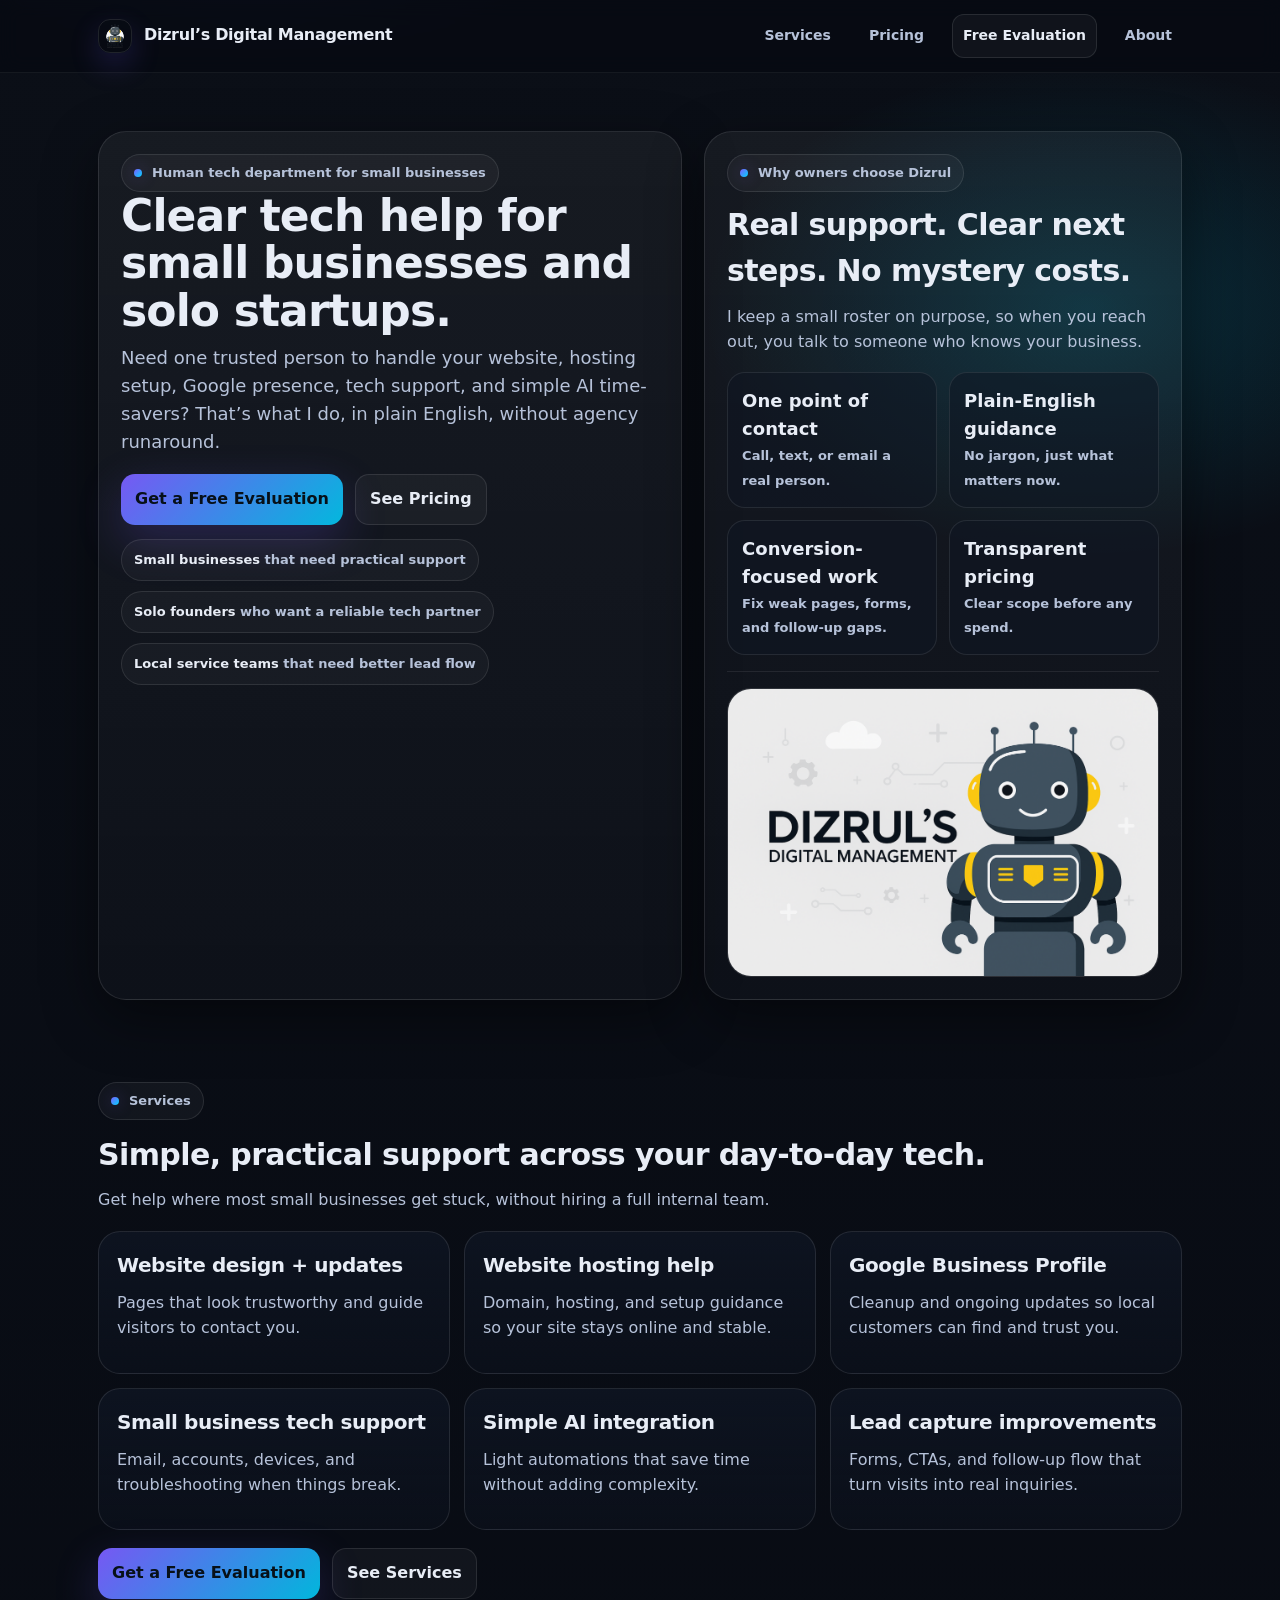
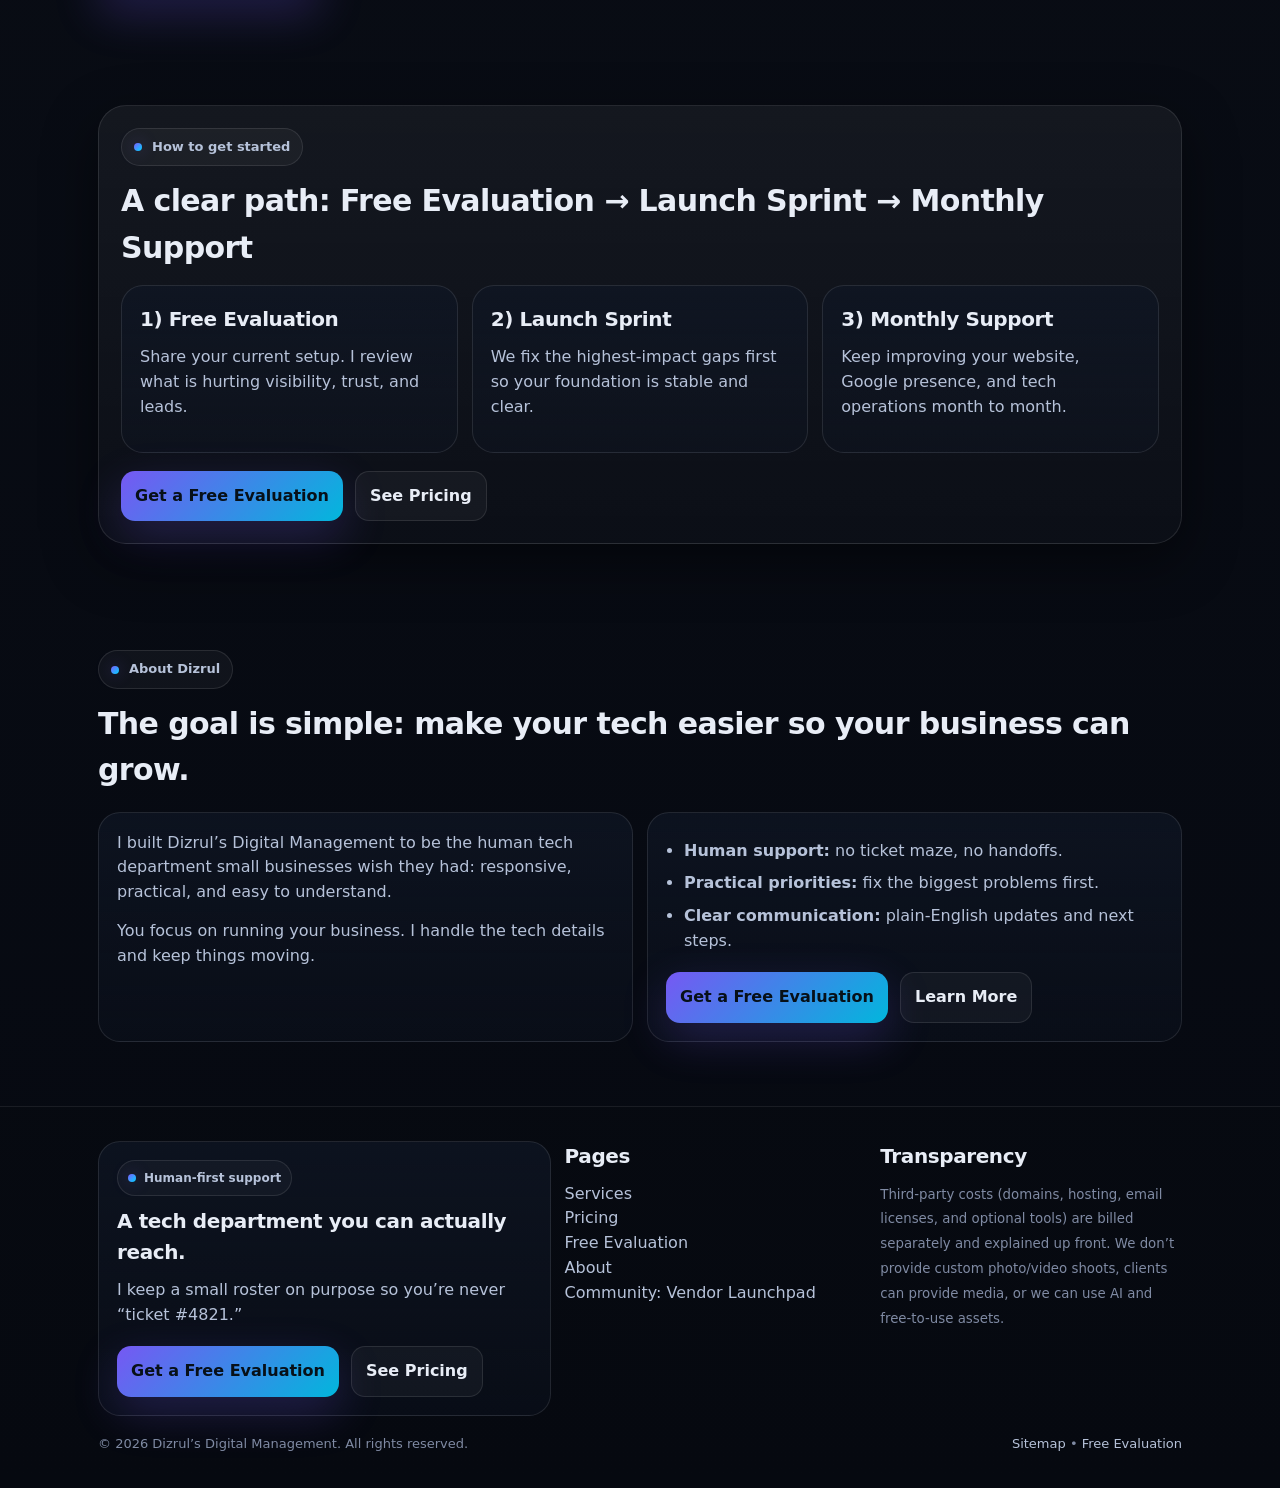
<file: index.html>
<!doctype html>
<html lang="en">
<head>
 <meta charset="utf-8" />
 <meta name="viewport" content="width=device-width, initial-scale=1" />
 <title>Dizrul’s Digital Management | Human Tech Department for Small Businesses</title>
 <meta name="description" content="Human tech department support for small businesses and solo startups. Website design, hosting help, Google Business Profile management, tech support, and simple AI integration." />
 <meta name="robots" content="index,follow" />
 <link rel="canonical" href="https://dizrul.com/index.html" />
 <link rel="icon" href="assets/favicon.png" type="image/png" />
 <link rel="stylesheet" href="assets/styles.css" />
 <meta property="og:type" content="website" />
 <meta property="og:site_name" content="Dizrul’s Digital Management" />
 <meta property="og:title" content="Dizrul’s Digital Management | Human Tech Department for Small Businesses" />
 <meta property="og:description" content="Human tech department support for small businesses and solo startups. Website design, hosting help, Google Business Profile management, tech support, and simple AI integration." />
 <meta property="og:url" content="https://dizrul.com/index.html" />
 <meta property="og:image" content="https://dizrul.com/assets/og-image.png" />
 <meta name="twitter:card" content="summary_large_image" />
 <meta name="twitter:title" content="Dizrul’s Digital Management | Human Tech Department for Small Businesses" />
 <meta name="twitter:description" content="Human tech department support for small businesses and solo startups. Website design, hosting help, Google Business Profile management, tech support, and simple AI integration." />
 <meta name="twitter:image" content="https://dizrul.com/assets/og-image.png" />
 <script type="application/ld+json">
{
 "@context": "https://schema.org", "@type": "Organization", "name": "Dizrul\u2019s Digital Management", "url": "https://dizrul.com", "logo": "https://dizrul.com/assets/logo.png", "description": "Premium-but-fair tech department support for small businesses: email, devices, websites, Google Business Profile, getting inquiries, and simple time-savers."
}
</script>
</head>
<body>
 <header class="header">
 <div class="container">
 <div class="bar">
 <a class="brand" href="index.html" aria-label="Home">
 <span class="brandMark" aria-hidden="true"><img src="assets/logo.png" alt="" /></span>
 <span>Dizrul’s Digital Management</span>
 </a>
 <button class="menuBtn" data-menu-btn aria-label="Toggle menu">Menu</button>
 <nav class="nav" data-nav>
 <a href="services.html">Services</a>
 <a href="pricing.html">Pricing</a>
 <a href="evaluation.html" class="cta ghost">Free Evaluation</a>
 <a href="about.html">About</a>
 </nav>
 </div>
 </div>
 </header>

 <main>
 <section class="hero">
 <div class="container">
 <div class="heroGrid">
 <div class="card pad headline">
 <span class="kicker"><span class="dot"></span> Human tech department for small businesses</span>
 <h1>Clear tech help for small businesses and solo startups.</h1>
 <p>
 Need one trusted person to handle your website, hosting setup, Google presence, tech support, and simple AI time-savers?
 That’s what I do, in plain English, without agency runaround.
 </p>
 <div class="ctaRow">
 <a class="cta primary" href="evaluation.html">Get a Free Evaluation</a>
 <a class="cta ghost" href="pricing.html">See Pricing</a>
 </div>

 <div class="pills" aria-label="Who we help">
 <div class="pill"><strong>Small businesses</strong> that need practical support</div>
 <div class="pill"><strong>Solo founders</strong> who want a reliable tech partner</div>
 <div class="pill"><strong>Local service teams</strong> that need better lead flow</div>
 </div>
 </div>

 <div class="card pad">
 <span class="kicker"><span class="dot"></span> Why owners choose Dizrul</span>
 <h2 style="margin-top:10px">Real support. Clear next steps. No mystery costs.</h2>
 <p>I keep a small roster on purpose, so when you reach out, you talk to someone who knows your business.</p>

 <div class="statGrid">
 <div class="stat"><b>One point of contact</b><span>Call, text, or email a real person.</span></div>
 <div class="stat"><b>Plain-English guidance</b><span>No jargon, just what matters now.</span></div>
 <div class="stat"><b>Conversion-focused work</b><span>Fix weak pages, forms, and follow-up gaps.</span></div>
 <div class="stat"><b>Transparent pricing</b><span>Clear scope before any spend.</span></div>
 </div>

 <div class="hr"></div>

 <div class="heroArt">
 <img src="assets/og-image.png" alt="Dizrul’s Digital Management brand banner featuring a friendly robot mascot." />
 </div>
 </div>
 </div>
 </div>
 </section>

 <section class="section">
 <div class="container">
 <span class="kicker"><span class="dot"></span> Services</span>
 <h2 style="margin-top:12px">Simple, practical support across your day-to-day tech.</h2>
 <p>Get help where most small businesses get stuck, without hiring a full internal team.</p>

 <div class="grid3" style="margin-top:18px">
 <div class="feature"><h3>Website design + updates</h3><p>Pages that look trustworthy and guide visitors to contact you.</p></div>
 <div class="feature"><h3>Website hosting help</h3><p>Domain, hosting, and setup guidance so your site stays online and stable.</p></div>
 <div class="feature"><h3>Google Business Profile</h3><p>Cleanup and ongoing updates so local customers can find and trust you.</p></div>
 <div class="feature"><h3>Small business tech support</h3><p>Email, accounts, devices, and troubleshooting when things break.</p></div>
 <div class="feature"><h3>Simple AI integration</h3><p>Light automations that save time without adding complexity.</p></div>
 <div class="feature"><h3>Lead capture improvements</h3><p>Forms, CTAs, and follow-up flow that turn visits into real inquiries.</p></div>
 </div>

 <div class="ctaRow" style="margin-top:18px">
 <a class="cta primary" href="evaluation.html">Get a Free Evaluation</a>
 <a class="cta ghost" href="services.html">See Services</a>
 </div>
 </div>
 </section>

 <section class="section tight">
 <div class="container">
 <div class="card pad">
 <span class="kicker"><span class="dot"></span> How to get started</span>
 <h2 style="margin-top:12px">A clear path: Free Evaluation → Launch Sprint → Monthly Support</h2>
 <div class="grid3" style="margin-top:14px">
 <div class="feature">
 <h3>1) Free Evaluation</h3>
 <p>Share your current setup. I review what is hurting visibility, trust, and leads.</p>
 </div>
 <div class="feature">
 <h3>2) Launch Sprint</h3>
 <p>We fix the highest-impact gaps first so your foundation is stable and clear.</p>
 </div>
 <div class="feature">
 <h3>3) Monthly Support</h3>
 <p>Keep improving your website, Google presence, and tech operations month to month.</p>
 </div>
 </div>
 <div class="ctaRow" style="margin-top:18px">
 <a class="cta primary" href="evaluation.html">Get a Free Evaluation</a>
 <a class="cta ghost" href="pricing.html">See Pricing</a>
 </div>
 </div>
 </div>
 </section>

 <section class="section">
 <div class="container">
 <span class="kicker"><span class="dot"></span> About Dizrul</span>
 <h2 style="margin-top:12px">The goal is simple: make your tech easier so your business can grow.</h2>
 <div class="grid2" style="margin-top:18px">
 <div class="feature">
 <p>
 I built Dizrul’s Digital Management to be the human tech department small businesses wish they had:
 responsive, practical, and easy to understand.
 </p>
 <p>
 You focus on running your business. I handle the tech details and keep things moving.
 </p>
 </div>
 <div class="feature">
 <ul>
 <li><b>Human support:</b> no ticket maze, no handoffs.</li>
 <li><b>Practical priorities:</b> fix the biggest problems first.</li>
 <li><b>Clear communication:</b> plain-English updates and next steps.</li>
 </ul>
 <div class="ctaRow">
 <a class="cta primary" href="evaluation.html">Get a Free Evaluation</a>
 <a class="cta ghost" href="about.html">Learn More</a>
 </div>
 </div>
 </div>
 </div>
 </section>
</main>

 <footer class="footer">
 <div class="container">
 <div class="footerGrid">
 <div class="feature">
 <div class="badge"><span class="dot" aria-hidden="true"></span> Human-first support</div>
 <h3 style="margin-top:10px">A tech department you can actually reach.</h3>
 <p>I keep a small roster on purpose so you’re never “ticket #4821.”</p>
 <div class="ctaRow">
 <a class="cta primary" href="evaluation.html">Get a Free Evaluation</a>
 <a class="cta ghost" href="pricing.html">See Pricing</a>
 </div>
 </div>
 <div>
 <h3>Pages</h3>
 <p>
 <a href="services.html">Services</a><br/>
 <a href="pricing.html">Pricing</a><br/>
 <a href="evaluation.html">Free Evaluation</a><br/>
 <a href="about.html">About</a><br/>
 <a href="vendor-launchpad.html">Community: Vendor Launchpad</a>
 </p>
 </div>
 <div>
 <h3>Transparency</h3>
 <p><small>
 Third-party costs (domains, hosting, email licenses, and optional tools) are billed separately and explained up front.
 We don’t provide custom photo/video shoots, clients can provide media, or we can use AI and free-to-use assets.
 </small></p>
 </div>
 </div>
 <div class="subfooter">
 <span>© 2026 Dizrul’s Digital Management. All rights reserved.</span>
 <span><a href="sitemap.xml">Sitemap</a> • <a href="evaluation.html">Free Evaluation</a></span>
 </div>
 </div>
 </footer>
 <script src="assets/script.js"></script>
</body>
</html>
</file>
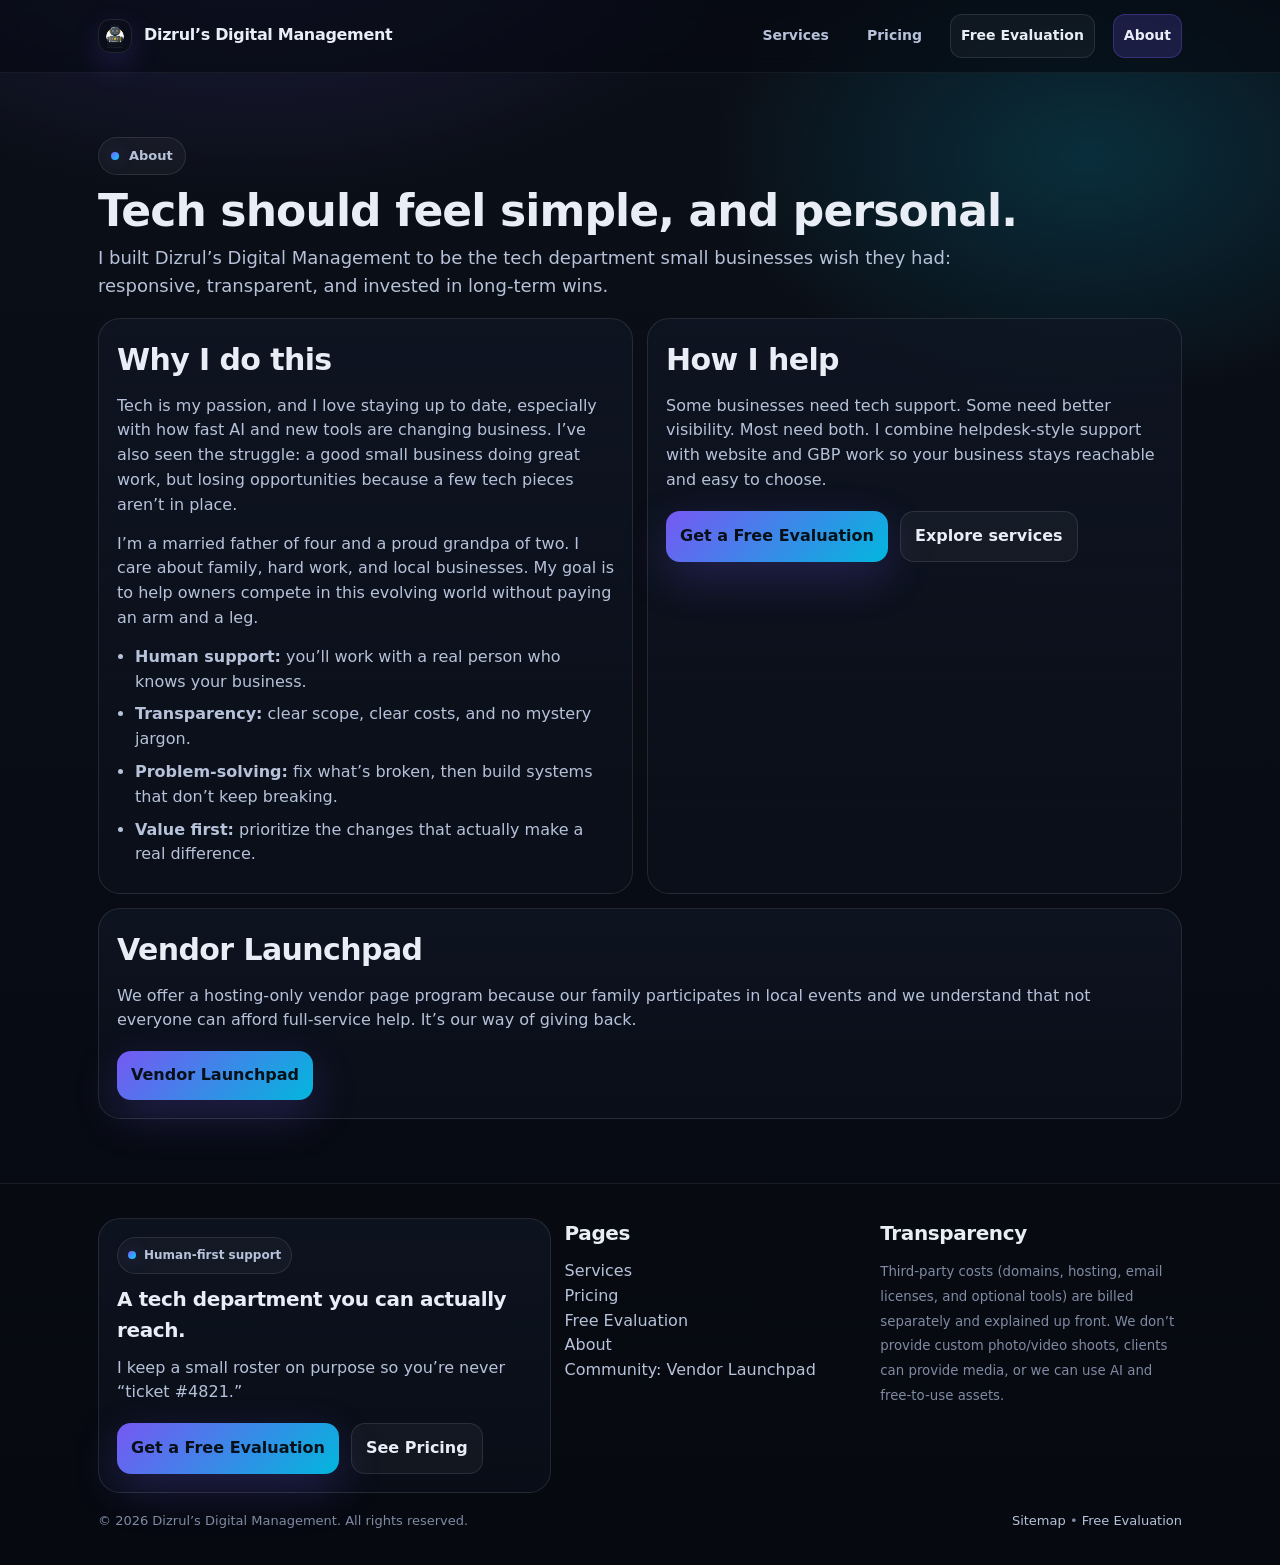
<file: about.html>
<!doctype html>
<html lang="en">
<head>
 <meta charset="utf-8" />
 <meta name="viewport" content="width=device-width, initial-scale=1" />
 <title>Dizrul’s Digital Management | About</title>
 <meta name="description" content="A small, relationship-first tech department for small businesses. Trust, transparency, and practical solutions." />
 <meta name="robots" content="index,follow" />
 <link rel="canonical" href="https://dizrul.com/about.html" />
 <link rel="icon" href="assets/favicon.png" type="image/png" />
 <link rel="stylesheet" href="assets/styles.css" />
 <meta property="og:type" content="website" />
 <meta property="og:site_name" content="Dizrul’s Digital Management" />
 <meta property="og:title" content="Dizrul’s Digital Management | About" />
 <meta property="og:description" content="A small, relationship-first tech department for small businesses. Trust, transparency, and practical solutions." />
 <meta property="og:url" content="https://dizrul.com/about.html" />
 <meta property="og:image" content="https://dizrul.com/assets/og-image.png" />
 <meta name="twitter:card" content="summary_large_image" />
 <meta name="twitter:title" content="Dizrul’s Digital Management | About" />
 <meta name="twitter:description" content="A small, relationship-first tech department for small businesses. Trust, transparency, and practical solutions." />
 <meta name="twitter:image" content="https://dizrul.com/assets/og-image.png" />
 <script type="application/ld+json">
{
 "@context": "https://schema.org", "@type": "Organization", "name": "Dizrul\u2019s Digital Management", "url": "https://dizrul.com", "logo": "https://dizrul.com/assets/logo.png", "description": "Premium-but-fair tech department support for small businesses: email, devices, websites, Google Business Profile, getting inquiries, and simple time-savers."
}
</script>
</head>
<body>
 <header class="header">
 <div class="container">
 <div class="bar">
 <a class="brand" href="index.html" aria-label="Home">
 <span class="brandMark" aria-hidden="true"><img src="assets/logo.png" alt="" /></span>
 <span>Dizrul’s Digital Management</span>
 </a>
 <button class="menuBtn" data-menu-btn aria-label="Toggle menu">Menu</button>
 <nav class="nav" data-nav>
 <a href="services.html">Services</a>
 <a href="pricing.html">Pricing</a>
 <a href="evaluation.html" class="cta ghost">Free Evaluation</a>
 <a href="about.html">About</a>
 </nav>
 </div>
 </div>
 </header>

 <main>
 <section class="section">
 <div class="container">
 <span class="kicker"><span class="dot"></span> About</span>
 <h1 style="margin-top:12px">Tech should feel simple, and personal.</h1>
 <p style="font-size:18px; max-width:78ch">
 I built Dizrul’s Digital Management to be the tech department small businesses wish they had: responsive, transparent, and invested in long-term wins.
 </p>

 <div class="grid2" style="margin-top:18px">
 <div class="feature">
 <h2>Why I do this</h2>
 <p>
 Tech is my passion, and I love staying up to date, especially with how fast AI and new tools are changing business.
 I’ve also seen the struggle: a good small business doing great work, but losing opportunities because a few tech pieces aren’t in place.
 </p>
 <p>
 I’m a married father of four and a proud grandpa of two. I care about family, hard work, and local businesses.
 My goal is to help owners compete in this evolving world without paying an arm and a leg.
 </p>
 <ul>
 <li><b>Human support:</b> you’ll work with a real person who knows your business.</li>
 <li><b>Transparency:</b> clear scope, clear costs, and no mystery jargon.</li>
 <li><b>Problem-solving:</b> fix what’s broken, then build systems that don’t keep breaking.</li>
 <li><b>Value first:</b> prioritize the changes that actually make a real difference.</li>
 </ul>
 </div>

 <div class="feature">
 <h2>How I help</h2>
 <p>
 Some businesses need tech support. Some need better visibility. Most need both.
 I combine helpdesk-style support with website and GBP work so your business stays reachable and easy to choose.
 </p>
 <div class="ctaRow">
 <a class="cta primary" href="evaluation.html">Get a Free Evaluation</a>
 <a class="cta ghost" href="services.html">Explore services</a>
 </div>
 </div>
 </div>

 <div class="feature" style="margin-top:14px">
 <h2>Vendor Launchpad</h2>
 <p>
 We offer a hosting-only vendor page program because our family participates in local events
 and we understand that not everyone can afford full-service help. It’s our way of giving back.
 </p>
 <div class="ctaRow"><a class="cta primary" href="vendor-launchpad.html">Vendor Launchpad</a></div>
 </div>
 </div>
 </section>
 </main>

 <footer class="footer">
 <div class="container">
 <div class="footerGrid">
 <div class="feature">
 <div class="badge"><span class="dot" aria-hidden="true"></span> Human-first support</div>
 <h3 style="margin-top:10px">A tech department you can actually reach.</h3>
 <p>I keep a small roster on purpose so you’re never “ticket #4821.”</p>
 <div class="ctaRow">
 <a class="cta primary" href="evaluation.html">Get a Free Evaluation</a>
 <a class="cta ghost" href="pricing.html">See Pricing</a>
 </div>
 </div>
 <div>
 <h3>Pages</h3>
 <p>
 <a href="services.html">Services</a><br/>
 <a href="pricing.html">Pricing</a><br/>
 <a href="evaluation.html">Free Evaluation</a><br/>
 <a href="about.html">About</a><br/>
 <a href="vendor-launchpad.html">Community: Vendor Launchpad</a>
 </p>
 </div>
 <div>
 <h3>Transparency</h3>
 <p><small>
 Third-party costs (domains, hosting, email licenses, and optional tools) are billed separately and explained up front.
 We don’t provide custom photo/video shoots, clients can provide media, or we can use AI and free-to-use assets.
 </small></p>
 </div>
 </div>
 <div class="subfooter">
 <span>© 2026 Dizrul’s Digital Management. All rights reserved.</span>
 <span><a href="sitemap.xml">Sitemap</a> • <a href="evaluation.html">Free Evaluation</a></span>
 </div>
 </div>
 </footer>
 <script src="assets/script.js"></script>
</body>
</html>
</file>
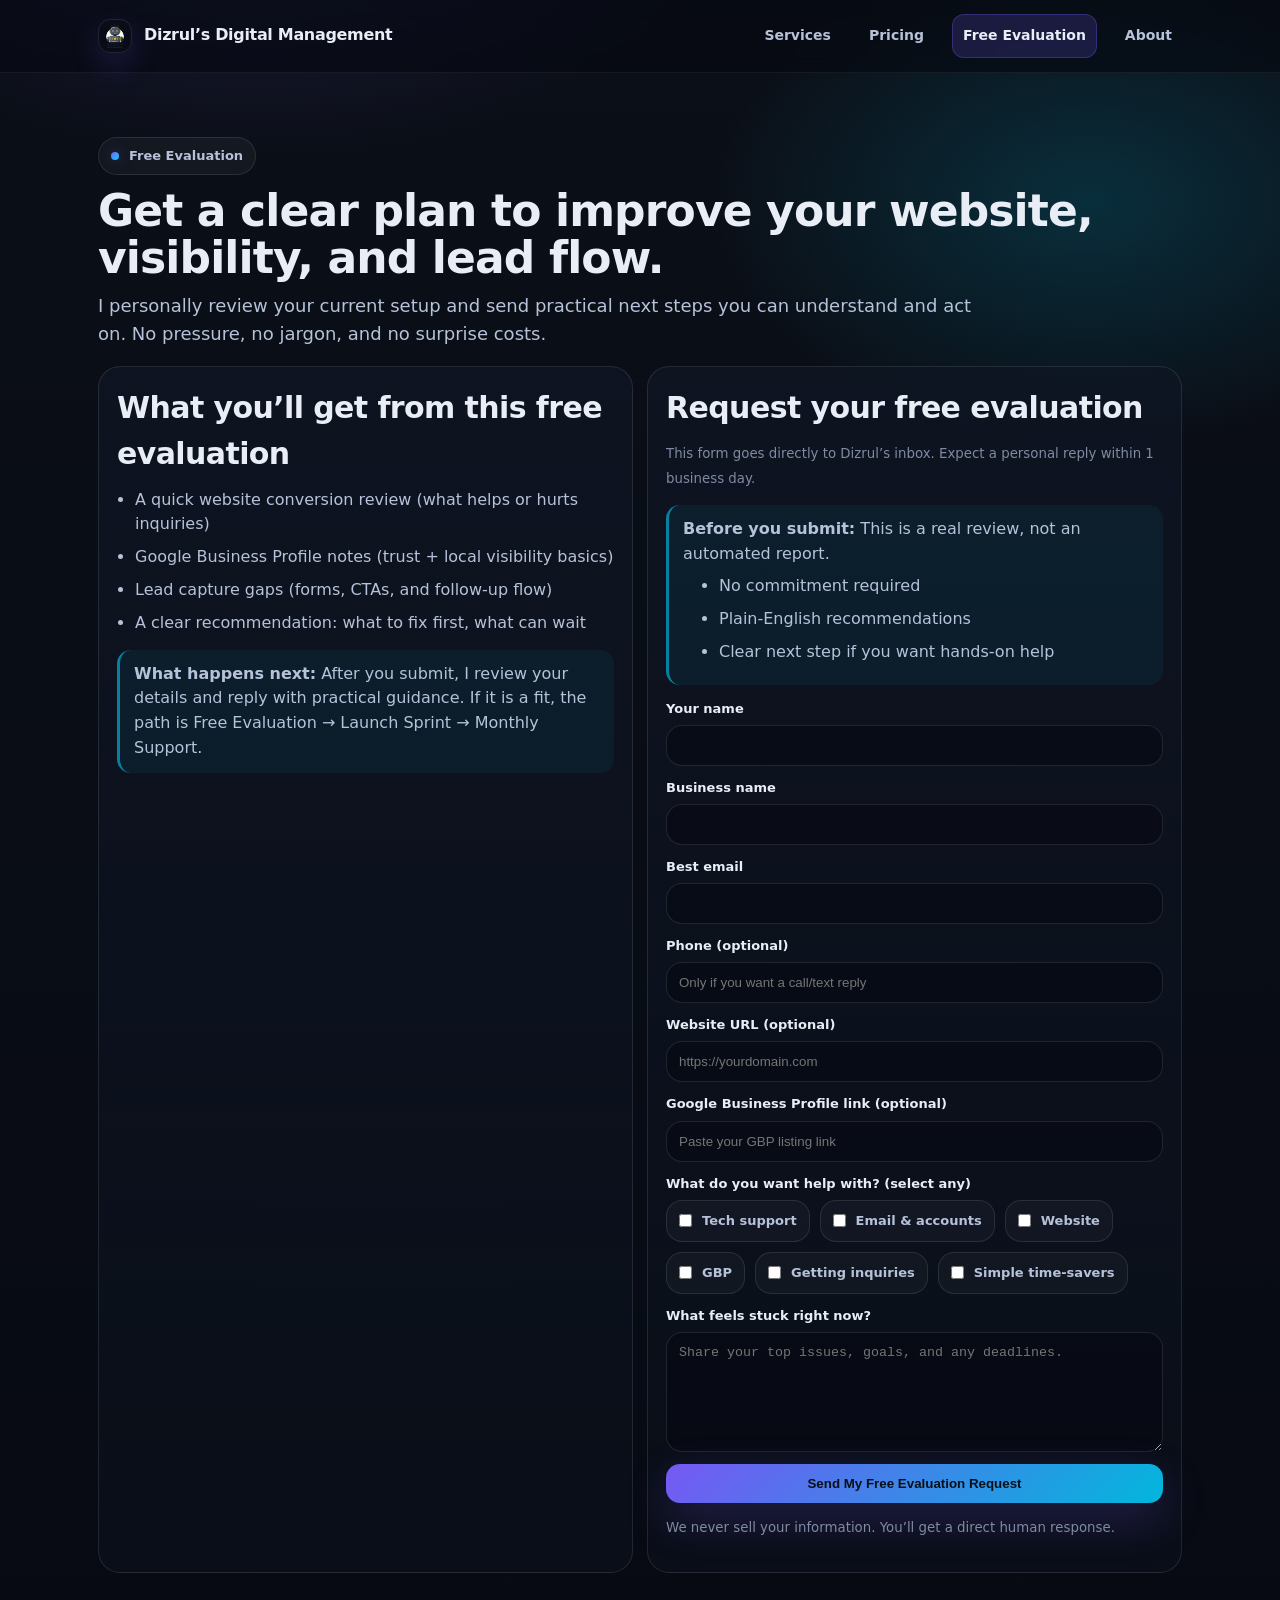
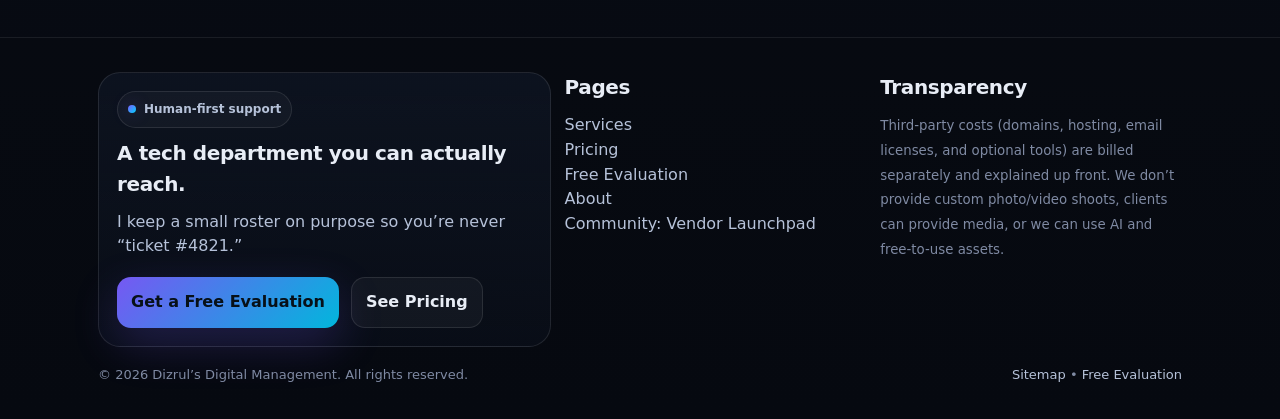
<file: evaluation.html>
<!doctype html>
<html lang="en">
<head>
 <meta charset="utf-8" />
 <meta name="viewport" content="width=device-width, initial-scale=1" />
 <title>Dizrul’s Digital Management | Free Evaluation</title>
 <meta name="description" content="Request a free evaluation. We’ll review your website, Google presence, and lead flow and recommend the simplest next steps." />
 <meta name="robots" content="index,follow" />
 <link rel="canonical" href="https://dizrul.com/evaluation.html" />
 <link rel="icon" href="assets/favicon.png" type="image/png" />
 <link rel="stylesheet" href="assets/styles.css" />
 <meta property="og:type" content="website" />
 <meta property="og:site_name" content="Dizrul’s Digital Management" />
 <meta property="og:title" content="Dizrul’s Digital Management | Free Evaluation" />
 <meta property="og:description" content="Request a free evaluation. We’ll review your website, Google presence, and lead flow and recommend the simplest next steps." />
 <meta property="og:url" content="https://dizrul.com/evaluation.html" />
 <meta property="og:image" content="https://dizrul.com/assets/og-image.png" />
 <meta name="twitter:card" content="summary_large_image" />
 <meta name="twitter:title" content="Dizrul’s Digital Management | Free Evaluation" />
 <meta name="twitter:description" content="Request a free evaluation. We’ll review your website, Google presence, and lead flow and recommend the simplest next steps." />
 <meta name="twitter:image" content="https://dizrul.com/assets/og-image.png" />
 <script type="application/ld+json">
{
 "@context": "https://schema.org", "@type": "Organization", "name": "Dizrul\u2019s Digital Management", "url": "https://dizrul.com", "logo": "https://dizrul.com/assets/logo.png", "description": "Premium-but-fair tech department support for small businesses: email, devices, websites, Google Business Profile, getting inquiries, and simple time-savers."
}
</script>
</head>
<body>
 <header class="header">
 <div class="container">
 <div class="bar">
 <a class="brand" href="index.html" aria-label="Home">
 <span class="brandMark" aria-hidden="true"><img src="assets/logo.png" alt="" /></span>
 <span>Dizrul’s Digital Management</span>
 </a>
 <button class="menuBtn" data-menu-btn aria-label="Toggle menu">Menu</button>
 <nav class="nav" data-nav>
 <a href="services.html">Services</a>
 <a href="pricing.html">Pricing</a>
 <a href="evaluation.html" class="cta ghost">Free Evaluation</a>
 <a href="about.html">About</a>
 </nav>
 </div>
 </div>
 </header>

 <main>
 <section class="section">
 <div class="container">
 <span class="kicker"><span class="dot"></span> Free Evaluation</span>
 <h1 style="margin-top:12px">Get a clear plan to improve your website, visibility, and lead flow.</h1>
 <p style="font-size:18px; max-width:78ch">
 I personally review your current setup and send practical next steps you can understand and act on. No pressure, no jargon, and no surprise costs.
 </p>

 <div class="grid2" style="margin-top:18px">
 <div class="feature">
 <h2>What you’ll get from this free evaluation</h2>
 <ul>
 <li>A quick website conversion review (what helps or hurts inquiries)</li>
 <li>Google Business Profile notes (trust + local visibility basics)</li>
 <li>Lead capture gaps (forms, CTAs, and follow-up flow)</li>
 <li>A clear recommendation: what to fix first, what can wait</li>
 </ul>
 <div class="note" style="margin-top:14px">
 <b>What happens next:</b> After you submit, I review your details and reply with practical guidance. If it is a fit, the path is Free Evaluation → Launch Sprint → Monthly Support.
 </div>
 </div>

 <div class="feature">
 <h2>Request your free evaluation</h2>
 <p><small>This form goes directly to Dizrul’s inbox. Expect a personal reply within 1 business day.</small></p>

 <div class="note" style="margin-bottom:14px">
 <b>Before you submit:</b> This is a real review, not an automated report.
 <ul style="margin:8px 0 0 18px">
 <li>No commitment required</li>
 <li>Plain-English recommendations</li>
 <li>Clear next step if you want hands-on help</li>
 </ul>
 </div>

 <form class="form" method="POST" action="https://formspree.io/f/mqeekllp">
 <div class="field"><label for="name">Your name</label><input id="name" name="name" autocomplete="name" required /></div>
 <div class="field"><label for="business">Business name</label><input id="business" name="business" required /></div>
 <div class="field"><label for="email">Best email</label><input id="email" name="email" type="email" autocomplete="email" required /></div>
 <div class="field"><label for="phone">Phone (optional)</label><input id="phone" name="phone" autocomplete="tel" placeholder="Only if you want a call/text reply" /></div>
 <div class="field"><label for="website">Website URL (optional)</label><input id="website" name="website" placeholder="https://yourdomain.com" /></div>
 <div class="field"><label for="gbp">Google Business Profile link (optional)</label><input id="gbp" name="gbp" placeholder="Paste your GBP listing link" /></div>

 <div class="field">
 <label>What do you want help with? (select any)</label>
 <div class="checkRow">
 <label class="check"><input type="checkbox" name="needs" value="Tech support" /> Tech support</label>
 <label class="check"><input type="checkbox" name="needs" value="Email & accounts" /> Email & accounts</label>
 <label class="check"><input type="checkbox" name="needs" value="Website" /> Website</label>
 <label class="check"><input type="checkbox" name="needs" value="Google Business Profile" /> GBP</label>
 <label class="check"><input type="checkbox" name="needs" value="Getting inquiries" /> Getting inquiries</label>
 <label class="check"><input type="checkbox" name="needs" value="Simple time-savers" /> Simple time-savers</label>
 </div>
 </div>

 <div class="field"><label for="notes">What feels stuck right now?</label>
 <textarea id="notes" name="notes" placeholder="Share your top issues, goals, and any deadlines."></textarea>
 </div>

 <button class="cta primary" type="submit">Send My Free Evaluation Request</button>
 <p><small>We never sell your information. You’ll get a direct human response.</small></p>
 </form>
 </div>
 </div>
 </div>
 </section>
 </main>

 <footer class="footer">
 <div class="container">
 <div class="footerGrid">
 <div class="feature">
 <div class="badge"><span class="dot" aria-hidden="true"></span> Human-first support</div>
 <h3 style="margin-top:10px">A tech department you can actually reach.</h3>
 <p>I keep a small roster on purpose so you’re never “ticket #4821.”</p>
 <div class="ctaRow">
 <a class="cta primary" href="evaluation.html">Get a Free Evaluation</a>
 <a class="cta ghost" href="pricing.html">See Pricing</a>
 </div>
 </div>
 <div>
 <h3>Pages</h3>
 <p>
 <a href="services.html">Services</a><br/>
 <a href="pricing.html">Pricing</a><br/>
 <a href="evaluation.html">Free Evaluation</a><br/>
 <a href="about.html">About</a><br/>
 <a href="vendor-launchpad.html">Community: Vendor Launchpad</a>
 </p>
 </div>
 <div>
 <h3>Transparency</h3>
 <p><small>
 Third-party costs (domains, hosting, email licenses, and optional tools) are billed separately and explained up front.
 We don’t provide custom photo/video shoots, clients can provide media, or we can use AI and free-to-use assets.
 </small></p>
 </div>
 </div>
 <div class="subfooter">
 <span>© 2026 Dizrul’s Digital Management. All rights reserved.</span>
 <span><a href="sitemap.xml">Sitemap</a> • <a href="evaluation.html">Free Evaluation</a></span>
 </div>
 </div>
 </footer>
 <script src="assets/script.js"></script>
</body>
</html>
</file>
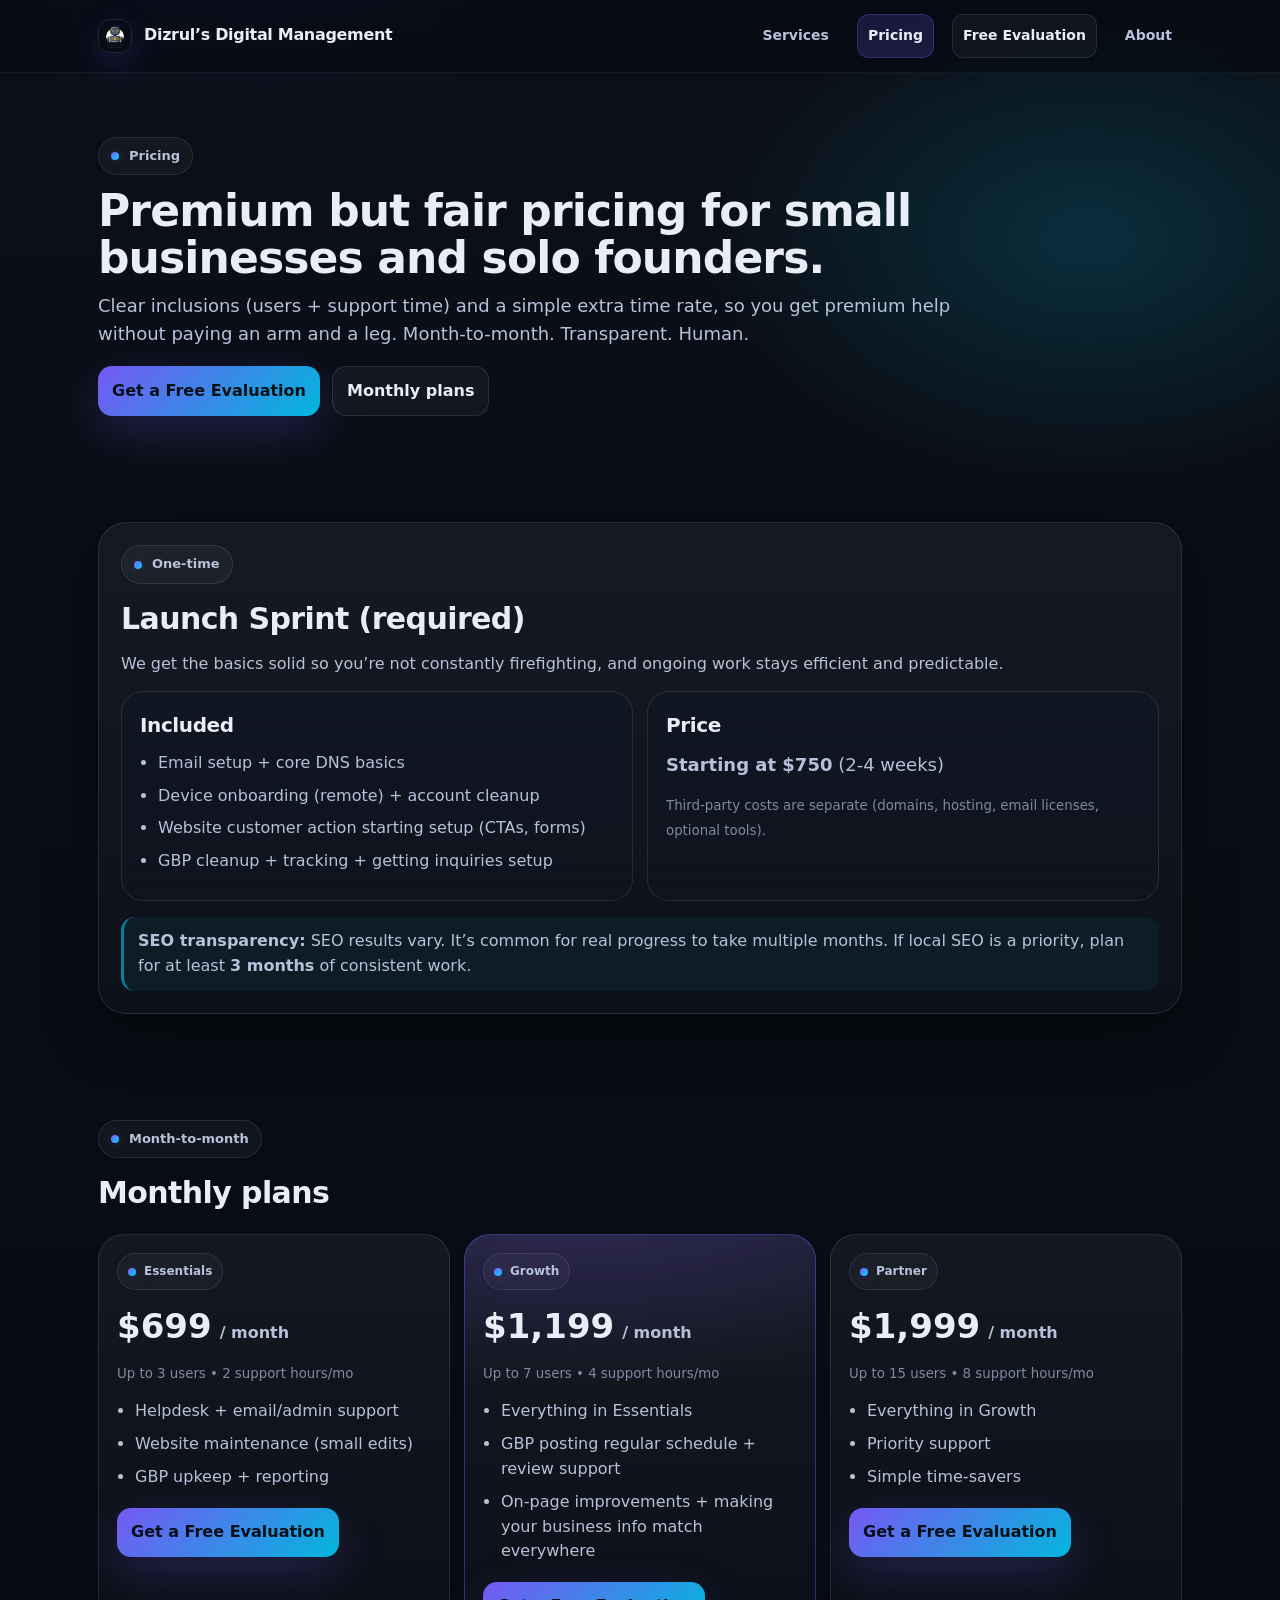
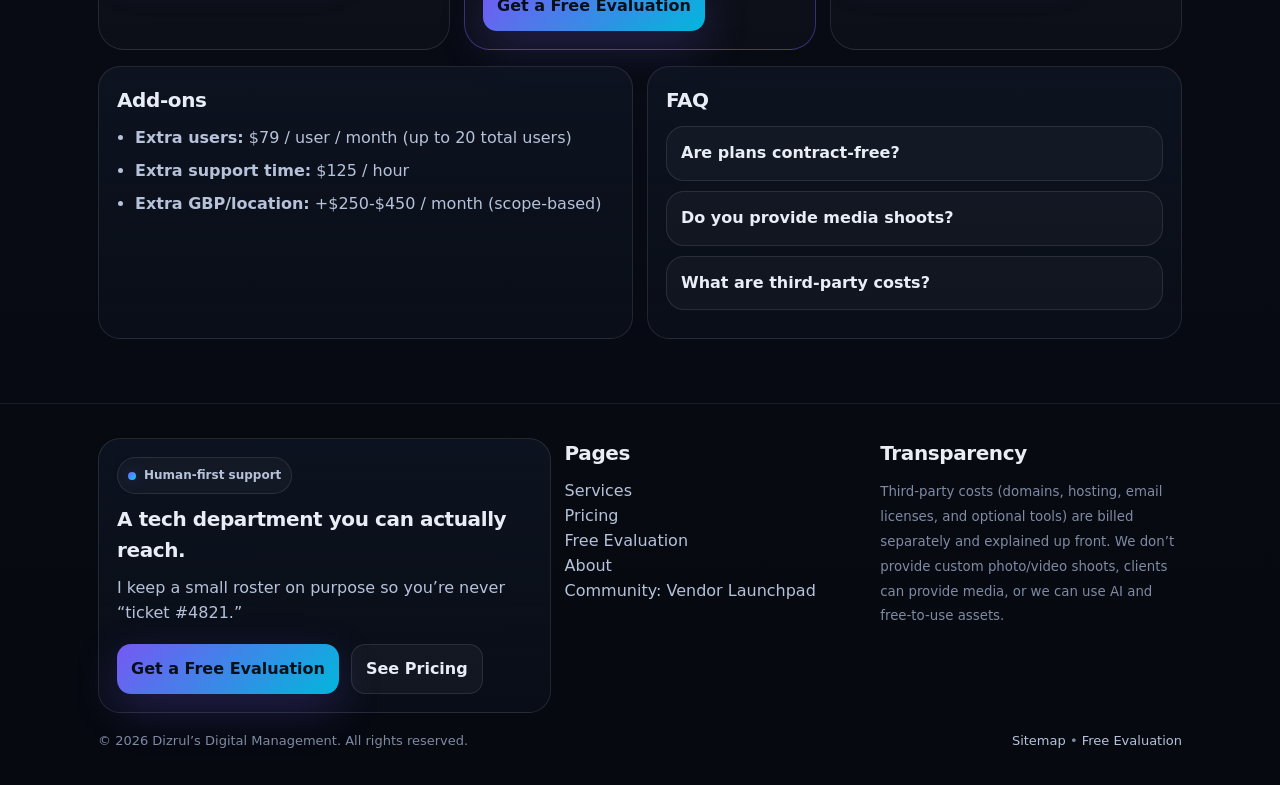
<file: pricing.html>
<!doctype html>
<html lang="en">
<head>
 <meta charset="utf-8" />
 <meta name="viewport" content="width=device-width, initial-scale=1" />
 <title>Dizrul’s Digital Management | Pricing</title>
 <meta name="description" content="Premium-but-fair plans with clear inclusions. Month-to-month. Start with a Launch Sprint for a stable foundation." />
 <meta name="robots" content="index,follow" />
 <link rel="canonical" href="https://dizrul.com/pricing.html" />
 <link rel="icon" href="assets/favicon.png" type="image/png" />
 <link rel="stylesheet" href="assets/styles.css" />
 <meta property="og:type" content="website" />
 <meta property="og:site_name" content="Dizrul’s Digital Management" />
 <meta property="og:title" content="Dizrul’s Digital Management | Pricing" />
 <meta property="og:description" content="Premium-but-fair plans with clear inclusions. Month-to-month. Start with a Launch Sprint for a stable foundation." />
 <meta property="og:url" content="https://dizrul.com/pricing.html" />
 <meta property="og:image" content="https://dizrul.com/assets/og-image.png" />
 <meta name="twitter:card" content="summary_large_image" />
 <meta name="twitter:title" content="Dizrul’s Digital Management | Pricing" />
 <meta name="twitter:description" content="Premium-but-fair plans with clear inclusions. Month-to-month. Start with a Launch Sprint for a stable foundation." />
 <meta name="twitter:image" content="https://dizrul.com/assets/og-image.png" />
 <script type="application/ld+json">
{
 "@context": "https://schema.org", "@type": "Organization", "name": "Dizrul\u2019s Digital Management", "url": "https://dizrul.com", "logo": "https://dizrul.com/assets/logo.png", "description": "Premium-but-fair tech department support for small businesses: email, devices, websites, Google Business Profile, getting inquiries, and simple time-savers."
}
</script>
</head>
<body>
 <header class="header">
 <div class="container">
 <div class="bar">
 <a class="brand" href="index.html" aria-label="Home">
 <span class="brandMark" aria-hidden="true"><img src="assets/logo.png" alt="" /></span>
 <span>Dizrul’s Digital Management</span>
 </a>
 <button class="menuBtn" data-menu-btn aria-label="Toggle menu">Menu</button>
 <nav class="nav" data-nav>
 <a href="services.html">Services</a>
 <a href="pricing.html">Pricing</a>
 <a href="evaluation.html" class="cta ghost">Free Evaluation</a>
 <a href="about.html">About</a>
 </nav>
 </div>
 </div>
 </header>

 <main>
 <section class="section">
 <div class="container">
 <span class="kicker"><span class="dot"></span> Pricing</span>
 <h1 style="margin-top:12px">Premium but fair pricing for small businesses and solo founders.</h1>
 <p style="font-size:18px; max-width:76ch">
 Clear inclusions (users + support time) and a simple extra time rate, so you get premium help without paying an arm and a leg. Month-to-month. Transparent. Human.
 </p>
 <div class="ctaRow">
 <a class="cta primary" href="evaluation.html">Get a Free Evaluation</a>
 <a class="cta ghost" href="#plans">Monthly plans</a>
 </div>
 </div>
 </section>

 <section class="section tight">
 <div class="container">
 <div class="card pad" id="launch-sprint">
 <span class="kicker"><span class="dot"></span> One-time</span>
 <h2 style="margin-top:12px">Launch Sprint (required)</h2>
 <p>We get the basics solid so you’re not constantly firefighting, and ongoing work stays efficient and predictable.</p>
 <div class="grid2" style="margin-top:14px">
 <div class="feature">
 <h3>Included</h3>
 <ul>
 <li>Email setup + core DNS basics</li>
 <li>Device onboarding (remote) + account cleanup</li>
 <li>Website customer action starting setup (CTAs, forms)</li>
 <li>GBP cleanup + tracking + getting inquiries setup</li>
 </ul>
 </div>
 <div class="feature">
 <h3>Price</h3>
 <p style="font-size:18px"><b>Starting at $750</b> (2-4 weeks)</p>
 <p><small>Third-party costs are separate (domains, hosting, email licenses, optional tools).</small></p>
 </div>
 </div>

 <div class="note" style="margin-top:16px">
 <b>SEO transparency:</b> SEO results vary. It’s common for real progress to take multiple months. If local SEO is a priority, plan for at least <b>3 months</b> of consistent work.
 </div>
 </div>
 </div>
 </section>

 <section class="section" id="plans">
 <div class="container">
 <span class="kicker"><span class="dot"></span> Month-to-month</span>
 <h2 style="margin-top:12px">Monthly plans</h2>

 <div class="pricing" style="margin-top:18px">
 <div class="plan" id="essentials">
 <div class="badge"><span class="dot"></span> Essentials</div>
 <div class="price"><b>$699</b><span>/ month</span></div>
 <p><small>Up to 3 users • 2 support hours/mo</small></p>
 <ul>
 <li>Helpdesk + email/admin support</li>
 <li>Website maintenance (small edits)</li>
 <li>GBP upkeep + reporting</li>
 </ul>
 <div class="ctaRow"><a class="cta primary" href="evaluation.html">Get a Free Evaluation</a></div>
 </div>

 <div class="plan featured" id="growth">
 <div class="badge"><span class="dot"></span> Growth</div>
 <div class="price"><b>$1,199</b><span>/ month</span></div>
 <p><small>Up to 7 users • 4 support hours/mo</small></p>
 <ul>
 <li>Everything in Essentials</li>
 <li>GBP posting regular schedule + review support</li>
 <li>On-page improvements + making your business info match everywhere</li>
 </ul>
 <div class="ctaRow"><a class="cta primary" href="evaluation.html">Get a Free Evaluation</a></div>
 </div>

 <div class="plan" id="partner">
 <div class="badge"><span class="dot"></span> Partner</div>
 <div class="price"><b>$1,999</b><span>/ month</span></div>
 <p><small>Up to 15 users • 8 support hours/mo</small></p>
 <ul>
 <li>Everything in Growth</li>
 <li>Priority support</li>
 <li>Simple time-savers</li>
 </ul>
 <div class="ctaRow"><a class="cta primary" href="evaluation.html">Get a Free Evaluation</a></div>
 </div>
 </div>

 <div class="grid2" style="margin-top:16px">
 <div class="feature">
 <h3>Add-ons</h3>
 <ul>
 <li><b>Extra users:</b> $79 / user / month (up to 20 total users)</li>
 <li><b>Extra support time:</b> $125 / hour</li>
 <li><b>Extra GBP/location:</b> +$250-$450 / month (scope-based)</li>
 </ul>
 </div>
 <div class="feature faq" id="faq">
 <h3>FAQ</h3>
 <details><summary>Are plans contract-free?</summary><p>Yes, month-to-month.</p></details>
 <details><summary>Do you provide media shoots?</summary><p>No. You can provide media, or we can use AI/free-to-use assets.</p></details>
 <details><summary>What are third-party costs?</summary><p>Domains, hosting, email licenses, and optional tools billed by those providers.</p></details>
 </div>
 </div>
 </div>
 </section>
 </main>

 <footer class="footer">
 <div class="container">
 <div class="footerGrid">
 <div class="feature">
 <div class="badge"><span class="dot" aria-hidden="true"></span> Human-first support</div>
 <h3 style="margin-top:10px">A tech department you can actually reach.</h3>
 <p>I keep a small roster on purpose so you’re never “ticket #4821.”</p>
 <div class="ctaRow">
 <a class="cta primary" href="evaluation.html">Get a Free Evaluation</a>
 <a class="cta ghost" href="pricing.html">See Pricing</a>
 </div>
 </div>
 <div>
 <h3>Pages</h3>
 <p>
 <a href="services.html">Services</a><br/>
 <a href="pricing.html">Pricing</a><br/>
 <a href="evaluation.html">Free Evaluation</a><br/>
 <a href="about.html">About</a><br/>
 <a href="vendor-launchpad.html">Community: Vendor Launchpad</a>
 </p>
 </div>
 <div>
 <h3>Transparency</h3>
 <p><small>
 Third-party costs (domains, hosting, email licenses, and optional tools) are billed separately and explained up front.
 We don’t provide custom photo/video shoots, clients can provide media, or we can use AI and free-to-use assets.
 </small></p>
 </div>
 </div>
 <div class="subfooter">
 <span>© 2026 Dizrul’s Digital Management. All rights reserved.</span>
 <span><a href="sitemap.xml">Sitemap</a> • <a href="evaluation.html">Free Evaluation</a></span>
 </div>
 </div>
 </footer>
 <script src="assets/script.js"></script>
</body>
</html>
</file>
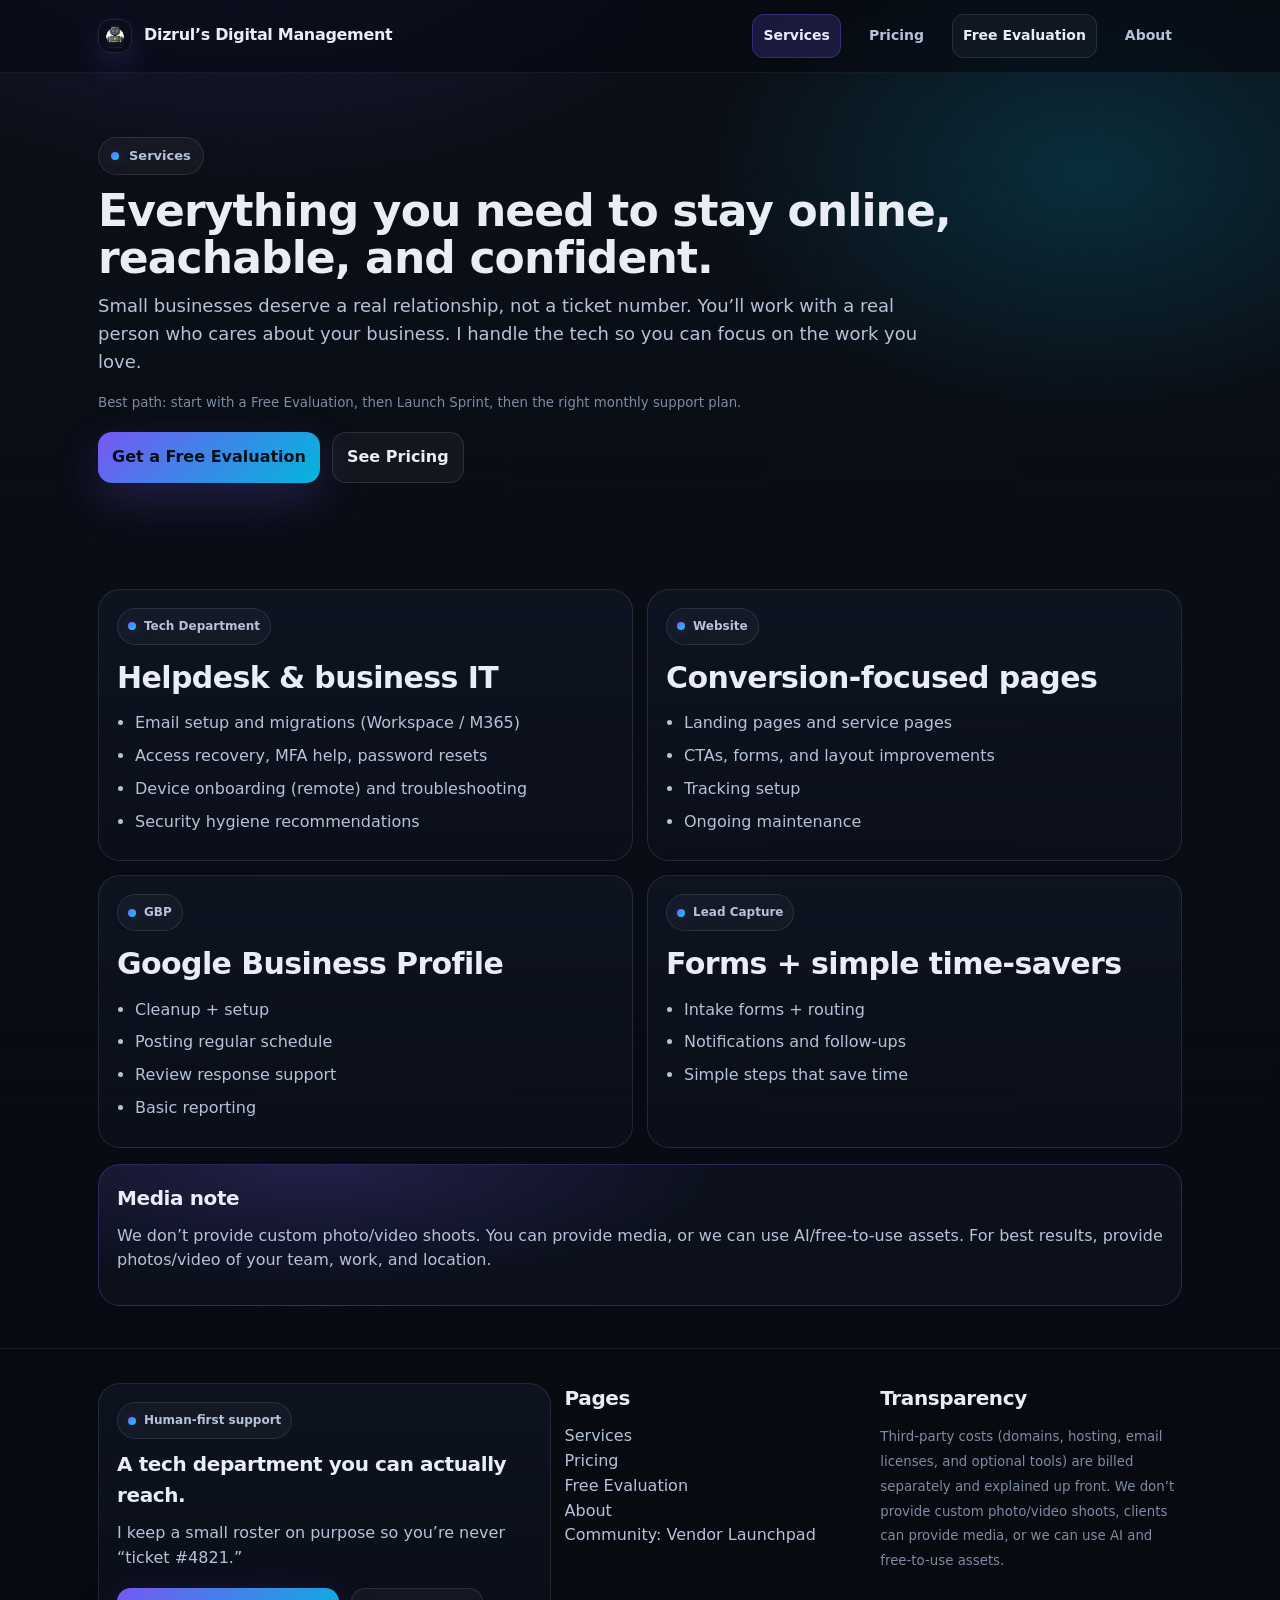
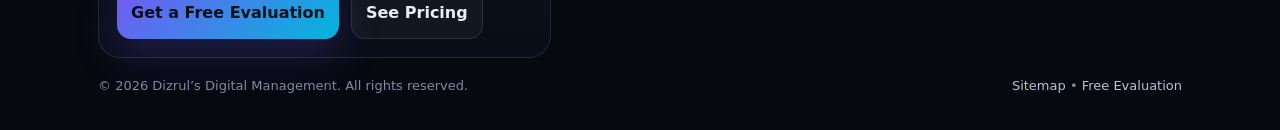
<file: services.html>
<!doctype html>
<html lang="en">
<head>
 <meta charset="utf-8" />
 <meta name="viewport" content="width=device-width, initial-scale=1" />
 <title>Dizrul’s Digital Management | Services</title>
 <meta name="description" content="Tech department support for small businesses: email and devices, websites, Google Business Profile, getting inquiries, and simple time-savers." />
 <meta name="robots" content="index,follow" />
 <link rel="canonical" href="https://dizrul.com/services.html" />
 <link rel="icon" href="assets/favicon.png" type="image/png" />
 <link rel="stylesheet" href="assets/styles.css" />
 <meta property="og:type" content="website" />
 <meta property="og:site_name" content="Dizrul’s Digital Management" />
 <meta property="og:title" content="Dizrul’s Digital Management | Services" />
 <meta property="og:description" content="Tech department support for small businesses: email and devices, websites, Google Business Profile, getting inquiries, and simple time-savers." />
 <meta property="og:url" content="https://dizrul.com/services.html" />
 <meta property="og:image" content="https://dizrul.com/assets/og-image.png" />
 <meta name="twitter:card" content="summary_large_image" />
 <meta name="twitter:title" content="Dizrul’s Digital Management | Services" />
 <meta name="twitter:description" content="Tech department support for small businesses: email and devices, websites, Google Business Profile, getting inquiries, and simple time-savers." />
 <meta name="twitter:image" content="https://dizrul.com/assets/og-image.png" />
 <script type="application/ld+json">
{
 "@context": "https://schema.org", "@type": "Organization", "name": "Dizrul\u2019s Digital Management", "url": "https://dizrul.com", "logo": "https://dizrul.com/assets/logo.png", "description": "Premium-but-fair tech department support for small businesses: email, devices, websites, Google Business Profile, getting inquiries, and simple time-savers."
}
</script>
</head>
<body>
 <header class="header">
 <div class="container">
 <div class="bar">
 <a class="brand" href="index.html" aria-label="Home">
 <span class="brandMark" aria-hidden="true"><img src="assets/logo.png" alt="" /></span>
 <span>Dizrul’s Digital Management</span>
 </a>
 <button class="menuBtn" data-menu-btn aria-label="Toggle menu">Menu</button>
 <nav class="nav" data-nav>
 <a href="services.html">Services</a>
 <a href="pricing.html">Pricing</a>
 <a href="evaluation.html" class="cta ghost">Free Evaluation</a>
 <a href="about.html">About</a>
 </nav>
 </div>
 </div>
 </header>

 <main>
 <section class="section">
 <div class="container">
 <span class="kicker"><span class="dot"></span> Services</span>
 <h1 style="margin-top:12px">Everything you need to stay online, reachable, and confident.</h1>
 <p style="font-size:18px; max-width:72ch">
 Small businesses deserve a real relationship, not a ticket number.
 You’ll work with a real person who cares about your business. I handle the tech so you can focus on the work you love.
 </p>
 <p><small>Best path: start with a Free Evaluation, then Launch Sprint, then the right monthly support plan.</small></p>
 <div class="ctaRow">
 <a class="cta primary" href="evaluation.html">Get a Free Evaluation</a>
 <a class="cta ghost" href="pricing.html">See Pricing</a>
 </div>
 </div>
 </section>

 <section class="section tight">
 <div class="container">
 <div class="grid2">
 <div class="feature">
 <div class="badge"><span class="dot"></span> Tech Department</div>
 <h2 style="margin-top:10px">Helpdesk & business IT</h2>
 <ul>
 <li>Email setup and migrations (Workspace / M365)</li>
 <li>Access recovery, MFA help, password resets</li>
 <li>Device onboarding (remote) and troubleshooting</li>
 <li>Security hygiene recommendations</li>
 </ul>
 </div>

 <div class="feature">
 <div class="badge"><span class="dot"></span> Website</div>
 <h2 style="margin-top:10px">Conversion-focused pages</h2>
 <ul>
 <li>Landing pages and service pages</li>
 <li>CTAs, forms, and layout improvements</li>
 <li>Tracking setup</li>
 <li>Ongoing maintenance</li>
 </ul>
 </div>

 <div class="feature">
 <div class="badge"><span class="dot"></span> GBP</div>
 <h2 style="margin-top:10px">Google Business Profile</h2>
 <ul>
 <li>Cleanup + setup</li>
 <li>Posting regular schedule</li>
 <li>Review response support</li>
 <li>Basic reporting</li>
 </ul>
 </div>

 <div class="feature">
 <div class="badge"><span class="dot"></span> Lead Capture</div>
 <h2 style="margin-top:10px">Forms + simple time-savers</h2>
 <ul>
 <li>Intake forms + routing</li>
 <li>Notifications and follow-ups</li>
 <li>Simple steps that save time</li>
 </ul>
 </div>
 </div>

 <div class="callout" style="margin-top:16px">
 <h3>Media note</h3>
 <p>
 We don’t provide custom photo/video shoots. You can provide media, or we can use AI/free-to-use assets.
 For best results, provide photos/video of your team, work, and location.
 </p>
 </div>
 </div>
 </section>
 </main>

 <footer class="footer">
 <div class="container">
 <div class="footerGrid">
 <div class="feature">
 <div class="badge"><span class="dot" aria-hidden="true"></span> Human-first support</div>
 <h3 style="margin-top:10px">A tech department you can actually reach.</h3>
 <p>I keep a small roster on purpose so you’re never “ticket #4821.”</p>
 <div class="ctaRow">
 <a class="cta primary" href="evaluation.html">Get a Free Evaluation</a>
 <a class="cta ghost" href="pricing.html">See Pricing</a>
 </div>
 </div>
 <div>
 <h3>Pages</h3>
 <p>
 <a href="services.html">Services</a><br/>
 <a href="pricing.html">Pricing</a><br/>
 <a href="evaluation.html">Free Evaluation</a><br/>
 <a href="about.html">About</a><br/>
 <a href="vendor-launchpad.html">Community: Vendor Launchpad</a>
 </p>
 </div>
 <div>
 <h3>Transparency</h3>
 <p><small>
 Third-party costs (domains, hosting, email licenses, and optional tools) are billed separately and explained up front.
 We don’t provide custom photo/video shoots, clients can provide media, or we can use AI and free-to-use assets.
 </small></p>
 </div>
 </div>
 <div class="subfooter">
 <span>© 2026 Dizrul’s Digital Management. All rights reserved.</span>
 <span><a href="sitemap.xml">Sitemap</a> • <a href="evaluation.html">Free Evaluation</a></span>
 </div>
 </div>
 </footer>
 <script src="assets/script.js"></script>
</body>
</html>
</file>
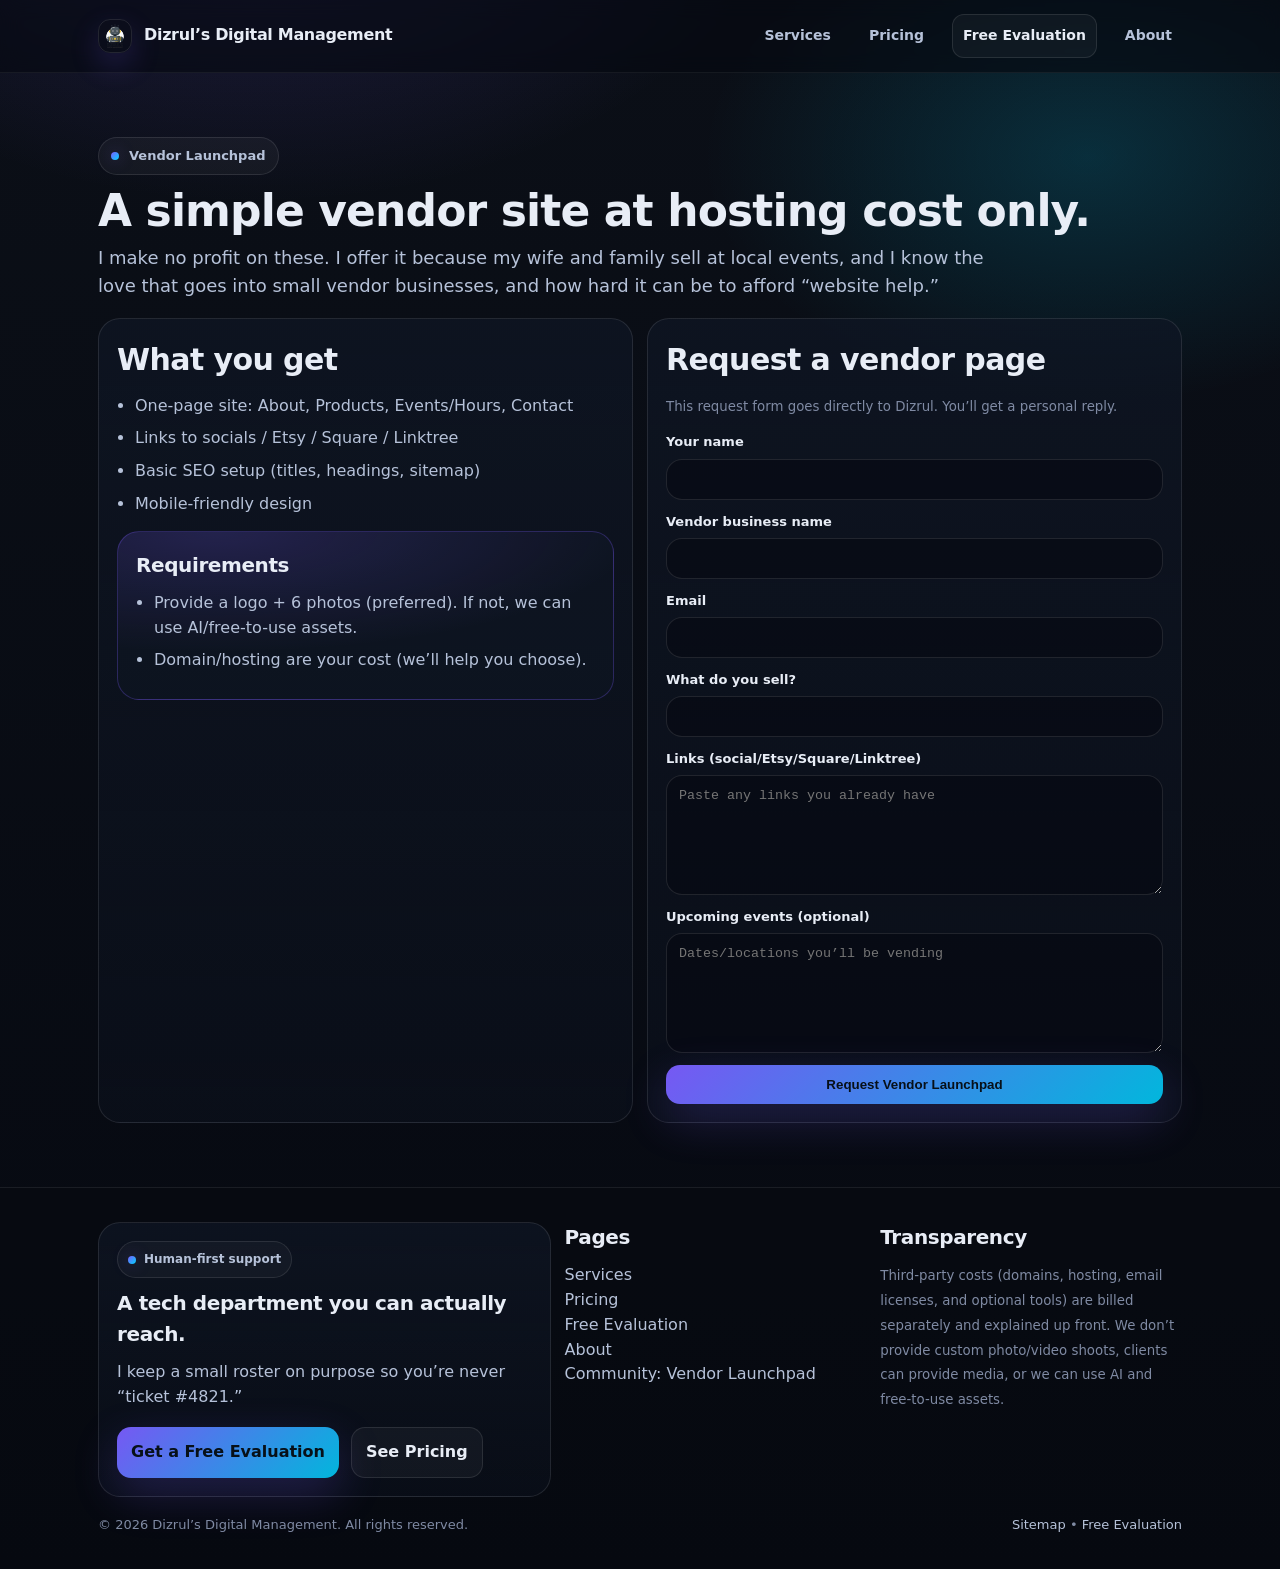
<file: vendor-launchpad.html>
<!doctype html>
<html lang="en">
<head>
 <meta charset="utf-8" />
 <meta name="viewport" content="width=device-width, initial-scale=1" />
 <title>Dizrul’s Digital Management | Vendor Launchpad</title>
 <meta name="description" content="A special program for local vendors: a simple landing page for the cost of hosting only. No labor fee." />
 <meta name="robots" content="index,follow" />
 <link rel="canonical" href="https://dizrul.com/vendor-launchpad.html" />
 <link rel="icon" href="assets/favicon.png" type="image/png" />
 <link rel="stylesheet" href="assets/styles.css" />
 <meta property="og:type" content="website" />
 <meta property="og:site_name" content="Dizrul’s Digital Management" />
 <meta property="og:title" content="Dizrul’s Digital Management | Vendor Launchpad" />
 <meta property="og:description" content="A special program for local vendors: a simple landing page for the cost of hosting only. No labor fee." />
 <meta property="og:url" content="https://dizrul.com/vendor-launchpad.html" />
 <meta property="og:image" content="https://dizrul.com/assets/og-image.png" />
 <meta name="twitter:card" content="summary_large_image" />
 <meta name="twitter:title" content="Dizrul’s Digital Management | Vendor Launchpad" />
 <meta name="twitter:description" content="A special program for local vendors: a simple landing page for the cost of hosting only. No labor fee." />
 <meta name="twitter:image" content="https://dizrul.com/assets/og-image.png" />
 <script type="application/ld+json">
{
 "@context": "https://schema.org", "@type": "Organization", "name": "Dizrul\u2019s Digital Management", "url": "https://dizrul.com", "logo": "https://dizrul.com/assets/logo.png", "description": "Premium-but-fair tech department support for small businesses: email, devices, websites, Google Business Profile, getting inquiries, and simple time-savers."
}
</script>
</head>
<body>
 <header class="header">
 <div class="container">
 <div class="bar">
 <a class="brand" href="index.html" aria-label="Home">
 <span class="brandMark" aria-hidden="true"><img src="assets/logo.png" alt="" /></span>
 <span>Dizrul’s Digital Management</span>
 </a>
 <button class="menuBtn" data-menu-btn aria-label="Toggle menu">Menu</button>
 <nav class="nav" data-nav>
 <a href="services.html">Services</a>
 <a href="pricing.html">Pricing</a>
 <a href="evaluation.html" class="cta ghost">Free Evaluation</a>
 <a href="about.html">About</a>
 </nav>
 </div>
 </div>
 </header>

 <main>
 <section class="section">
 <div class="container">
 <span class="kicker"><span class="dot"></span> Vendor Launchpad</span>
 <h1 style="margin-top:12px">A simple vendor site at hosting cost only.</h1>
 <p style="font-size:18px; max-width:78ch">
 I make no profit on these. I offer it because my wife and family sell at local events, and I know the love that goes into small vendor businesses, and how hard it can be to afford “website help.”
 </p>

 <div class="grid2" style="margin-top:18px">
 <div class="feature">
 <h2>What you get</h2>
 <ul>
 <li>One-page site: About, Products, Events/Hours, Contact</li>
 <li>Links to socials / Etsy / Square / Linktree</li>
 <li>Basic SEO setup (titles, headings, sitemap)</li>
 <li>Mobile-friendly design</li>
 </ul>

 <div class="callout" style="margin-top:14px">
 <h3>Requirements</h3>
 <ul>
 <li>Provide a logo + 6 photos (preferred). If not, we can use AI/free-to-use assets.</li>
 <li>Domain/hosting are your cost (we’ll help you choose).</li>
 </ul>
 </div>
 </div>

 <div class="feature">
 <h2>Request a vendor page</h2>
 <p><small>This request form goes directly to Dizrul. You’ll get a personal reply.</small></p>

 <form class="form" method="POST" action="https://formspree.io/f/xnngzlae">
 <div class="field"><label for="vname">Your name</label><input id="vname" name="name" required /></div>
 <div class="field"><label for="vbusiness">Vendor business name</label><input id="vbusiness" name="business" required /></div>
 <div class="field"><label for="vemail">Email</label><input id="vemail" name="email" type="email" required /></div>
 <div class="field"><label for="vsell">What do you sell?</label><input id="vsell" name="sell" required /></div>
 <div class="field"><label for="vlinks">Links (social/Etsy/Square/Linktree)</label>
 <textarea id="vlinks" name="links" placeholder="Paste any links you already have"></textarea>
 </div>
 <div class="field"><label for="vevents">Upcoming events (optional)</label>
 <textarea id="vevents" name="events" placeholder="Dates/locations you’ll be vending"></textarea>
 </div>
 <button class="cta primary" type="submit">Request Vendor Launchpad</button>
 </form>
 </div>
 </div>
 </div>
 </section>
 </main>

 <footer class="footer">
 <div class="container">
 <div class="footerGrid">
 <div class="feature">
 <div class="badge"><span class="dot" aria-hidden="true"></span> Human-first support</div>
 <h3 style="margin-top:10px">A tech department you can actually reach.</h3>
 <p>I keep a small roster on purpose so you’re never “ticket #4821.”</p>
 <div class="ctaRow">
 <a class="cta primary" href="evaluation.html">Get a Free Evaluation</a>
 <a class="cta ghost" href="pricing.html">See Pricing</a>
 </div>
 </div>
 <div>
 <h3>Pages</h3>
 <p>
 <a href="services.html">Services</a><br/>
 <a href="pricing.html">Pricing</a><br/>
 <a href="evaluation.html">Free Evaluation</a><br/>
 <a href="about.html">About</a><br/>
 <a href="vendor-launchpad.html">Community: Vendor Launchpad</a>
 </p>
 </div>
 <div>
 <h3>Transparency</h3>
 <p><small>
 Third-party costs (domains, hosting, email licenses, and optional tools) are billed separately and explained up front.
 We don’t provide custom photo/video shoots, clients can provide media, or we can use AI and free-to-use assets.
 </small></p>
 </div>
 </div>
 <div class="subfooter">
 <span>© 2026 Dizrul’s Digital Management. All rights reserved.</span>
 <span><a href="sitemap.xml">Sitemap</a> • <a href="evaluation.html">Free Evaluation</a></span>
 </div>
 </div>
 </footer>
 <script src="assets/script.js"></script>
</body>
</html>
</file>
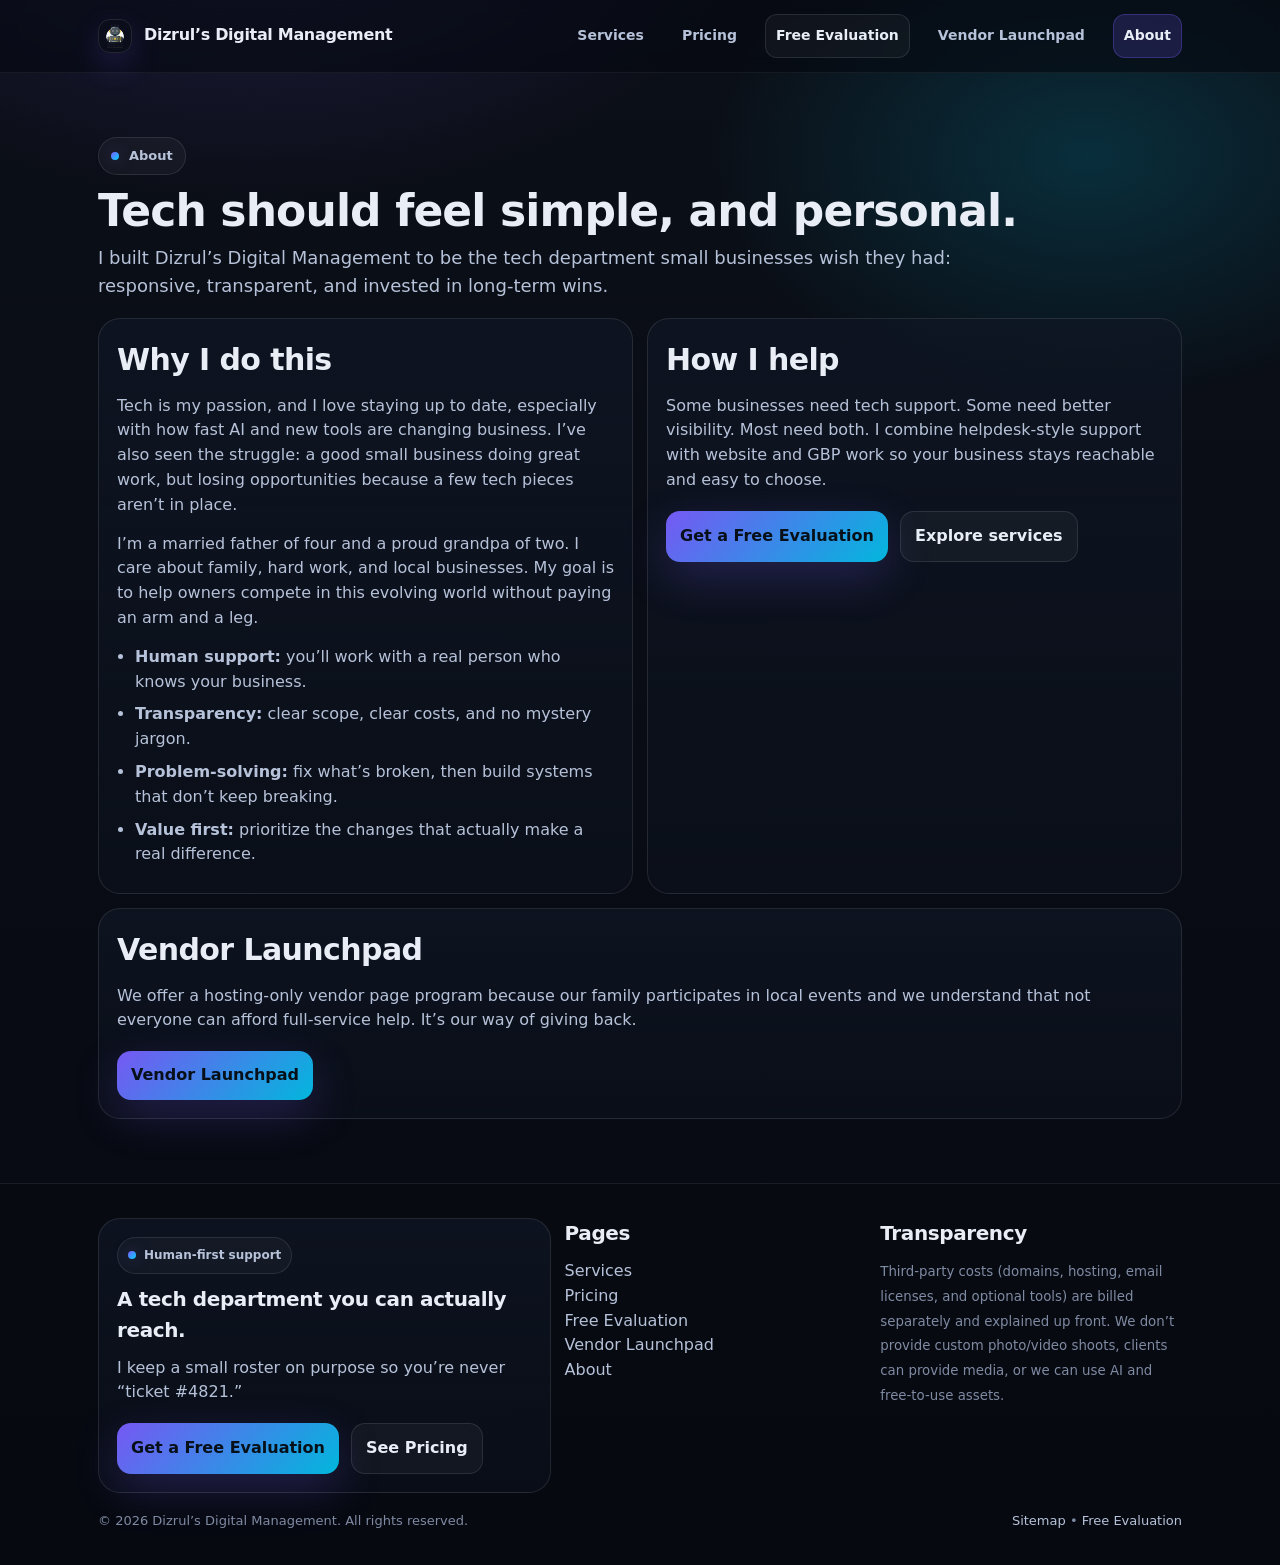
<file: website/about.html>
<!doctype html>
<html lang="en">
<head>
 <meta charset="utf-8" />
 <meta name="viewport" content="width=device-width, initial-scale=1" />
 <title>Dizrul’s Digital Management | About</title>
 <meta name="description" content="A small, relationship-first tech department for small businesses. Trust, transparency, and practical solutions." />
 <meta name="robots" content="index,follow" />
 <link rel="canonical" href="https://dizrul.com/about.html" />
 <link rel="icon" href="assets/favicon.png" type="image/png" />
 <link rel="stylesheet" href="assets/styles.css" />
 <meta property="og:type" content="website" />
 <meta property="og:site_name" content="Dizrul’s Digital Management" />
 <meta property="og:title" content="Dizrul’s Digital Management | About" />
 <meta property="og:description" content="A small, relationship-first tech department for small businesses. Trust, transparency, and practical solutions." />
 <meta property="og:url" content="https://dizrul.com/about.html" />
 <meta property="og:image" content="https://dizrul.com/assets/og-image.png" />
 <meta name="twitter:card" content="summary_large_image" />
 <meta name="twitter:title" content="Dizrul’s Digital Management | About" />
 <meta name="twitter:description" content="A small, relationship-first tech department for small businesses. Trust, transparency, and practical solutions." />
 <meta name="twitter:image" content="https://dizrul.com/assets/og-image.png" />
 <script type="application/ld+json">
{
 "@context": "https://schema.org", "@type": "Organization", "name": "Dizrul\u2019s Digital Management", "url": "https://dizrul.com", "logo": "https://dizrul.com/assets/logo.png", "description": "Premium-but-fair tech department support for small businesses: email, devices, websites, Google Business Profile, getting inquiries, and simple time-savers."
}
</script>
</head>
<body>
 <header class="header">
 <div class="container">
 <div class="bar">
 <a class="brand" href="index.html" aria-label="Home">
 <span class="brandMark" aria-hidden="true"><img src="assets/logo.png" alt="" /></span>
 <span>Dizrul’s Digital Management</span>
 </a>
 <button class="menuBtn" data-menu-btn aria-label="Toggle menu">Menu</button>
 <nav class="nav" data-nav>
 <a href="services.html">Services</a>
 <a href="pricing.html">Pricing</a>
 <a href="evaluation.html" class="cta ghost">Free Evaluation</a>
 <a href="vendor-launchpad.html">Vendor Launchpad</a>
 <a href="about.html">About</a>
 </nav>
 </div>
 </div>
 </header>

 <main>
 <section class="section">
 <div class="container">
 <span class="kicker"><span class="dot"></span> About</span>
 <h1 style="margin-top:12px">Tech should feel simple, and personal.</h1>
 <p style="font-size:18px; max-width:78ch">
 I built Dizrul’s Digital Management to be the tech department small businesses wish they had: responsive, transparent, and invested in long-term wins.
 </p>

 <div class="grid2" style="margin-top:18px">
 <div class="feature">
 <h2>Why I do this</h2>
 <p>
 Tech is my passion, and I love staying up to date, especially with how fast AI and new tools are changing business.
 I’ve also seen the struggle: a good small business doing great work, but losing opportunities because a few tech pieces aren’t in place.
 </p>
 <p>
 I’m a married father of four and a proud grandpa of two. I care about family, hard work, and local businesses.
 My goal is to help owners compete in this evolving world without paying an arm and a leg.
 </p>
 <ul>
 <li><b>Human support:</b> you’ll work with a real person who knows your business.</li>
 <li><b>Transparency:</b> clear scope, clear costs, and no mystery jargon.</li>
 <li><b>Problem-solving:</b> fix what’s broken, then build systems that don’t keep breaking.</li>
 <li><b>Value first:</b> prioritize the changes that actually make a real difference.</li>
 </ul>
 </div>

 <div class="feature">
 <h2>How I help</h2>
 <p>
 Some businesses need tech support. Some need better visibility. Most need both.
 I combine helpdesk-style support with website and GBP work so your business stays reachable and easy to choose.
 </p>
 <div class="ctaRow">
 <a class="cta primary" href="evaluation.html">Get a Free Evaluation</a>
 <a class="cta ghost" href="services.html">Explore services</a>
 </div>
 </div>
 </div>

 <div class="feature" style="margin-top:14px">
 <h2>Vendor Launchpad</h2>
 <p>
 We offer a hosting-only vendor page program because our family participates in local events
 and we understand that not everyone can afford full-service help. It’s our way of giving back.
 </p>
 <div class="ctaRow"><a class="cta primary" href="vendor-launchpad.html">Vendor Launchpad</a></div>
 </div>
 </div>
 </section>
 </main>

 <footer class="footer">
 <div class="container">
 <div class="footerGrid">
 <div class="feature">
 <div class="badge"><span class="dot" aria-hidden="true"></span> Human-first support</div>
 <h3 style="margin-top:10px">A tech department you can actually reach.</h3>
 <p>I keep a small roster on purpose so you’re never “ticket #4821.”</p>
 <div class="ctaRow">
 <a class="cta primary" href="evaluation.html">Get a Free Evaluation</a>
 <a class="cta ghost" href="pricing.html">See Pricing</a>
 </div>
 </div>
 <div>
 <h3>Pages</h3>
 <p>
 <a href="services.html">Services</a><br/>
 <a href="pricing.html">Pricing</a><br/>
 <a href="evaluation.html">Free Evaluation</a><br/>
 <a href="vendor-launchpad.html">Vendor Launchpad</a><br/>
 <a href="about.html">About</a>
 </p>
 </div>
 <div>
 <h3>Transparency</h3>
 <p><small>
 Third-party costs (domains, hosting, email licenses, and optional tools) are billed separately and explained up front.
 We don’t provide custom photo/video shoots, clients can provide media, or we can use AI and free-to-use assets.
 </small></p>
 </div>
 </div>
 <div class="subfooter">
 <span>© 2026 Dizrul’s Digital Management. All rights reserved.</span>
 <span><a href="sitemap.xml">Sitemap</a> • <a href="evaluation.html">Free Evaluation</a></span>
 </div>
 </div>
 </footer>
 <script src="assets/script.js"></script>
</body>
</html>
</file>
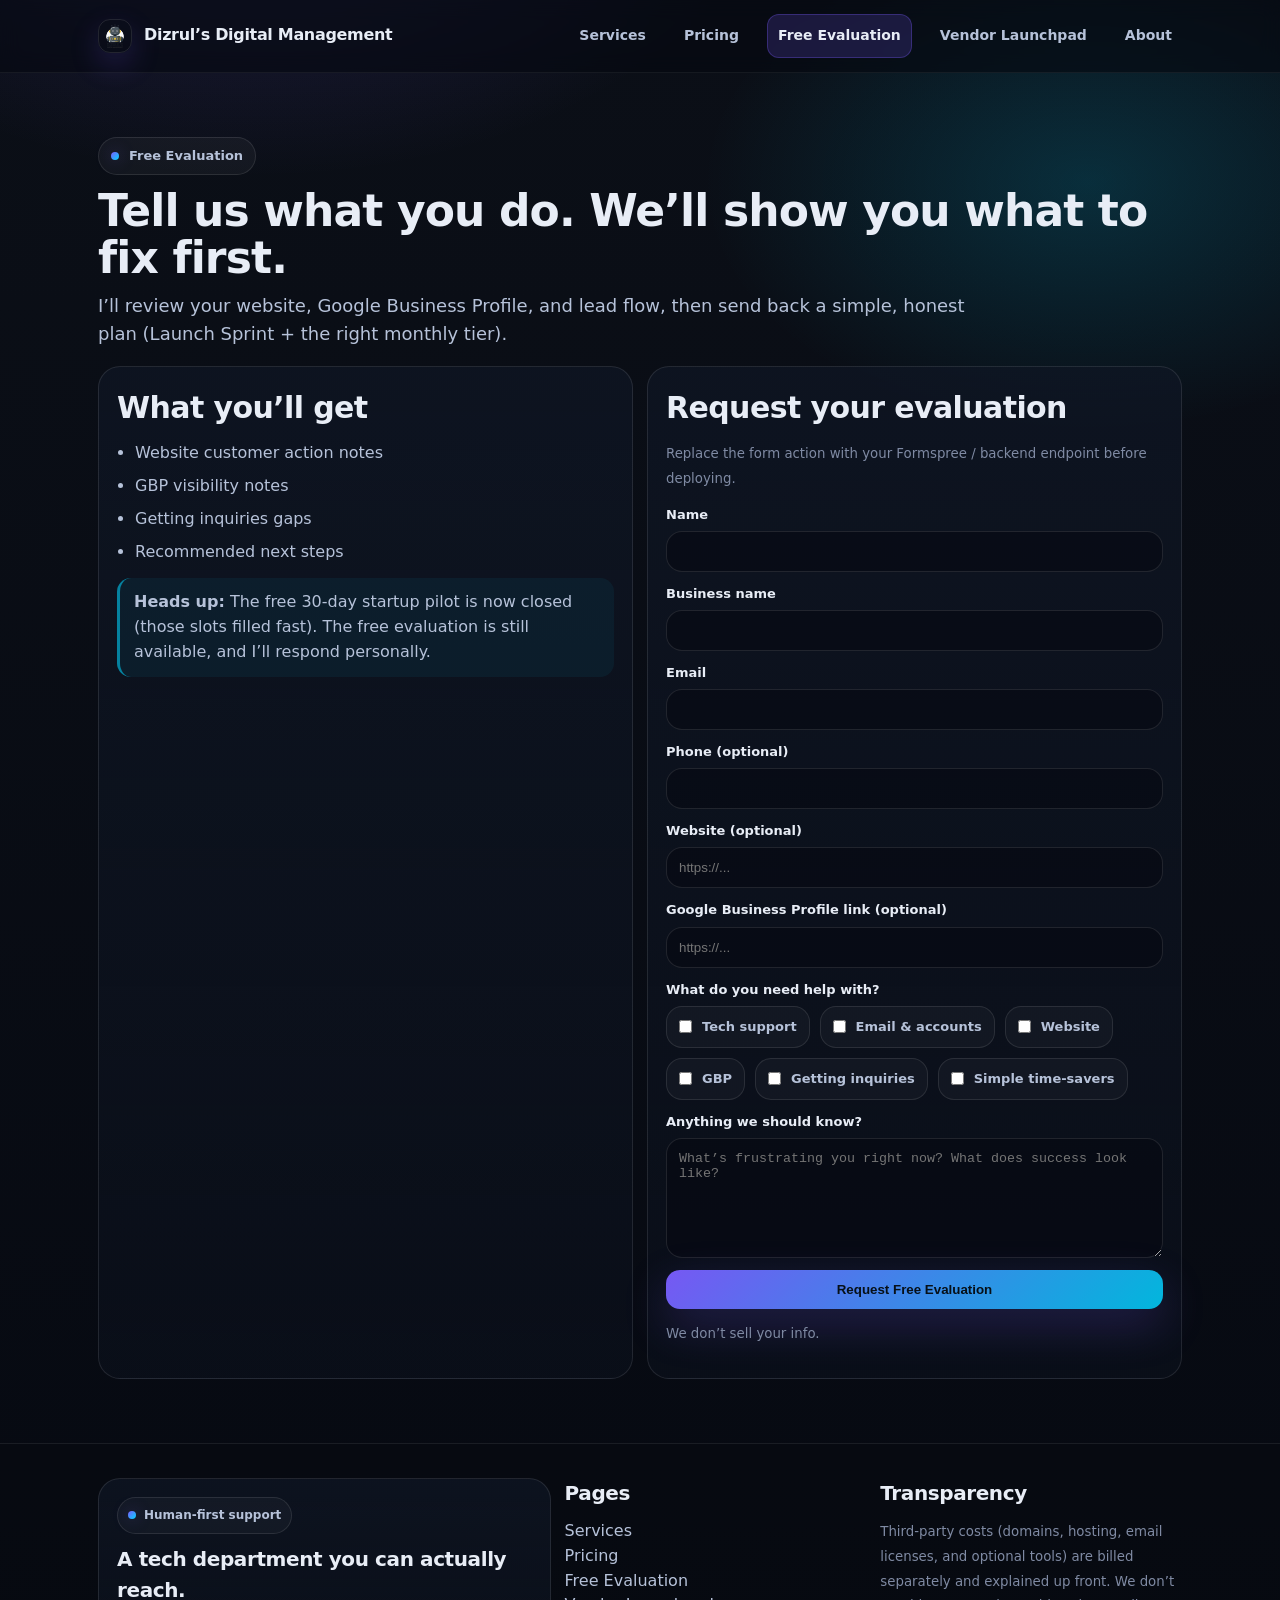
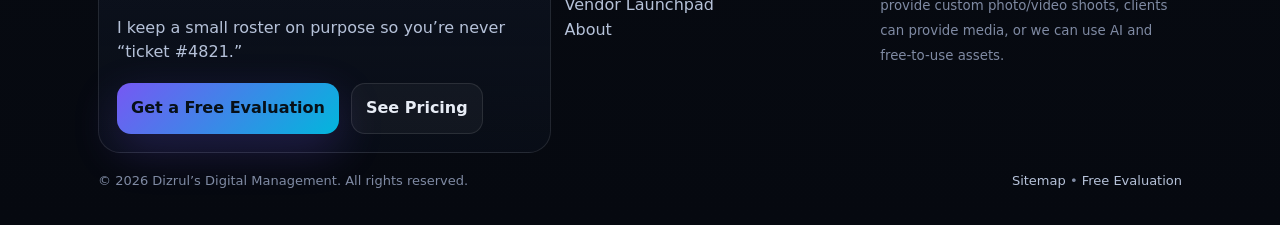
<file: website/evaluation.html>
<!doctype html>
<html lang="en">
<head>
 <meta charset="utf-8" />
 <meta name="viewport" content="width=device-width, initial-scale=1" />
 <title>Dizrul’s Digital Management | Free Evaluation</title>
 <meta name="description" content="Request a free evaluation. We’ll review your website, Google presence, and lead flow and recommend the simplest next steps." />
 <meta name="robots" content="index,follow" />
 <link rel="canonical" href="https://dizrul.com/evaluation.html" />
 <link rel="icon" href="assets/favicon.png" type="image/png" />
 <link rel="stylesheet" href="assets/styles.css" />
 <meta property="og:type" content="website" />
 <meta property="og:site_name" content="Dizrul’s Digital Management" />
 <meta property="og:title" content="Dizrul’s Digital Management | Free Evaluation" />
 <meta property="og:description" content="Request a free evaluation. We’ll review your website, Google presence, and lead flow and recommend the simplest next steps." />
 <meta property="og:url" content="https://dizrul.com/evaluation.html" />
 <meta property="og:image" content="https://dizrul.com/assets/og-image.png" />
 <meta name="twitter:card" content="summary_large_image" />
 <meta name="twitter:title" content="Dizrul’s Digital Management | Free Evaluation" />
 <meta name="twitter:description" content="Request a free evaluation. We’ll review your website, Google presence, and lead flow and recommend the simplest next steps." />
 <meta name="twitter:image" content="https://dizrul.com/assets/og-image.png" />
 <script type="application/ld+json">
{
 "@context": "https://schema.org", "@type": "Organization", "name": "Dizrul\u2019s Digital Management", "url": "https://dizrul.com", "logo": "https://dizrul.com/assets/logo.png", "description": "Premium-but-fair tech department support for small businesses: email, devices, websites, Google Business Profile, getting inquiries, and simple time-savers."
}
</script>
</head>
<body>
 <header class="header">
 <div class="container">
 <div class="bar">
 <a class="brand" href="index.html" aria-label="Home">
 <span class="brandMark" aria-hidden="true"><img src="assets/logo.png" alt="" /></span>
 <span>Dizrul’s Digital Management</span>
 </a>
 <button class="menuBtn" data-menu-btn aria-label="Toggle menu">Menu</button>
 <nav class="nav" data-nav>
 <a href="services.html">Services</a>
 <a href="pricing.html">Pricing</a>
 <a href="evaluation.html" class="cta ghost">Free Evaluation</a>
 <a href="vendor-launchpad.html">Vendor Launchpad</a>
 <a href="about.html">About</a>
 </nav>
 </div>
 </div>
 </header>

 <main>
 <section class="section">
 <div class="container">
 <span class="kicker"><span class="dot"></span> Free Evaluation</span>
 <h1 style="margin-top:12px">Tell us what you do. We’ll show you what to fix first.</h1>
 <p style="font-size:18px; max-width:78ch">
 I’ll review your website, Google Business Profile, and lead flow, then send back a simple, honest plan (Launch Sprint + the right monthly tier).
 </p>

 <div class="grid2" style="margin-top:18px">
 <div class="feature">
 <h2>What you’ll get</h2>
 <ul>
 <li>Website customer action notes</li>
 <li>GBP visibility notes</li>
 <li>Getting inquiries gaps</li>
 <li>Recommended next steps</li>
 </ul>
 <div class="note" style="margin-top:14px">
 <b>Heads up:</b> The free 30-day startup pilot is now closed (those slots filled fast). The free evaluation is still available, and I’ll respond personally.
 </div>
 </div>

 <div class="feature">
 <h2>Request your evaluation</h2>
 <p><small>Replace the form action with your Formspree / backend endpoint before deploying.</small></p>

 <form class="form" method="POST" action="https://formspree.io/f/mqeekllp">
 <div class="field"><label for="name">Name</label><input id="name" name="name" autocomplete="name" required /></div>
 <div class="field"><label for="business">Business name</label><input id="business" name="business" required /></div>
 <div class="field"><label for="email">Email</label><input id="email" name="email" type="email" autocomplete="email" required /></div>
 <div class="field"><label for="phone">Phone (optional)</label><input id="phone" name="phone" autocomplete="tel" /></div>
 <div class="field"><label for="website">Website (optional)</label><input id="website" name="website" placeholder="https://..." /></div>
 <div class="field"><label for="gbp">Google Business Profile link (optional)</label><input id="gbp" name="gbp" placeholder="https://..." /></div>

 <div class="field">
 <label>What do you need help with?</label>
 <div class="checkRow">
 <label class="check"><input type="checkbox" name="needs" value="Tech support" /> Tech support</label>
 <label class="check"><input type="checkbox" name="needs" value="Email & accounts" /> Email & accounts</label>
 <label class="check"><input type="checkbox" name="needs" value="Website" /> Website</label>
 <label class="check"><input type="checkbox" name="needs" value="Google Business Profile" /> GBP</label>
 <label class="check"><input type="checkbox" name="needs" value="Getting inquiries" /> Getting inquiries</label>
 <label class="check"><input type="checkbox" name="needs" value="Simple time-savers" /> Simple time-savers</label>
 </div>
 </div>

 <div class="field"><label for="notes">Anything we should know?</label>
 <textarea id="notes" name="notes" placeholder="What’s frustrating you right now? What does success look like?"></textarea>
 </div>

 <button class="cta primary" type="submit">Request Free Evaluation</button>
 <p><small>We don’t sell your info.</small></p>
 </form>
 </div>
 </div>
 </div>
 </section>
 </main>

 <footer class="footer">
 <div class="container">
 <div class="footerGrid">
 <div class="feature">
 <div class="badge"><span class="dot" aria-hidden="true"></span> Human-first support</div>
 <h3 style="margin-top:10px">A tech department you can actually reach.</h3>
 <p>I keep a small roster on purpose so you’re never “ticket #4821.”</p>
 <div class="ctaRow">
 <a class="cta primary" href="evaluation.html">Get a Free Evaluation</a>
 <a class="cta ghost" href="pricing.html">See Pricing</a>
 </div>
 </div>
 <div>
 <h3>Pages</h3>
 <p>
 <a href="services.html">Services</a><br/>
 <a href="pricing.html">Pricing</a><br/>
 <a href="evaluation.html">Free Evaluation</a><br/>
 <a href="vendor-launchpad.html">Vendor Launchpad</a><br/>
 <a href="about.html">About</a>
 </p>
 </div>
 <div>
 <h3>Transparency</h3>
 <p><small>
 Third-party costs (domains, hosting, email licenses, and optional tools) are billed separately and explained up front.
 We don’t provide custom photo/video shoots, clients can provide media, or we can use AI and free-to-use assets.
 </small></p>
 </div>
 </div>
 <div class="subfooter">
 <span>© 2026 Dizrul’s Digital Management. All rights reserved.</span>
 <span><a href="sitemap.xml">Sitemap</a> • <a href="evaluation.html">Free Evaluation</a></span>
 </div>
 </div>
 </footer>
 <script src="assets/script.js"></script>
</body>
</html>
</file>
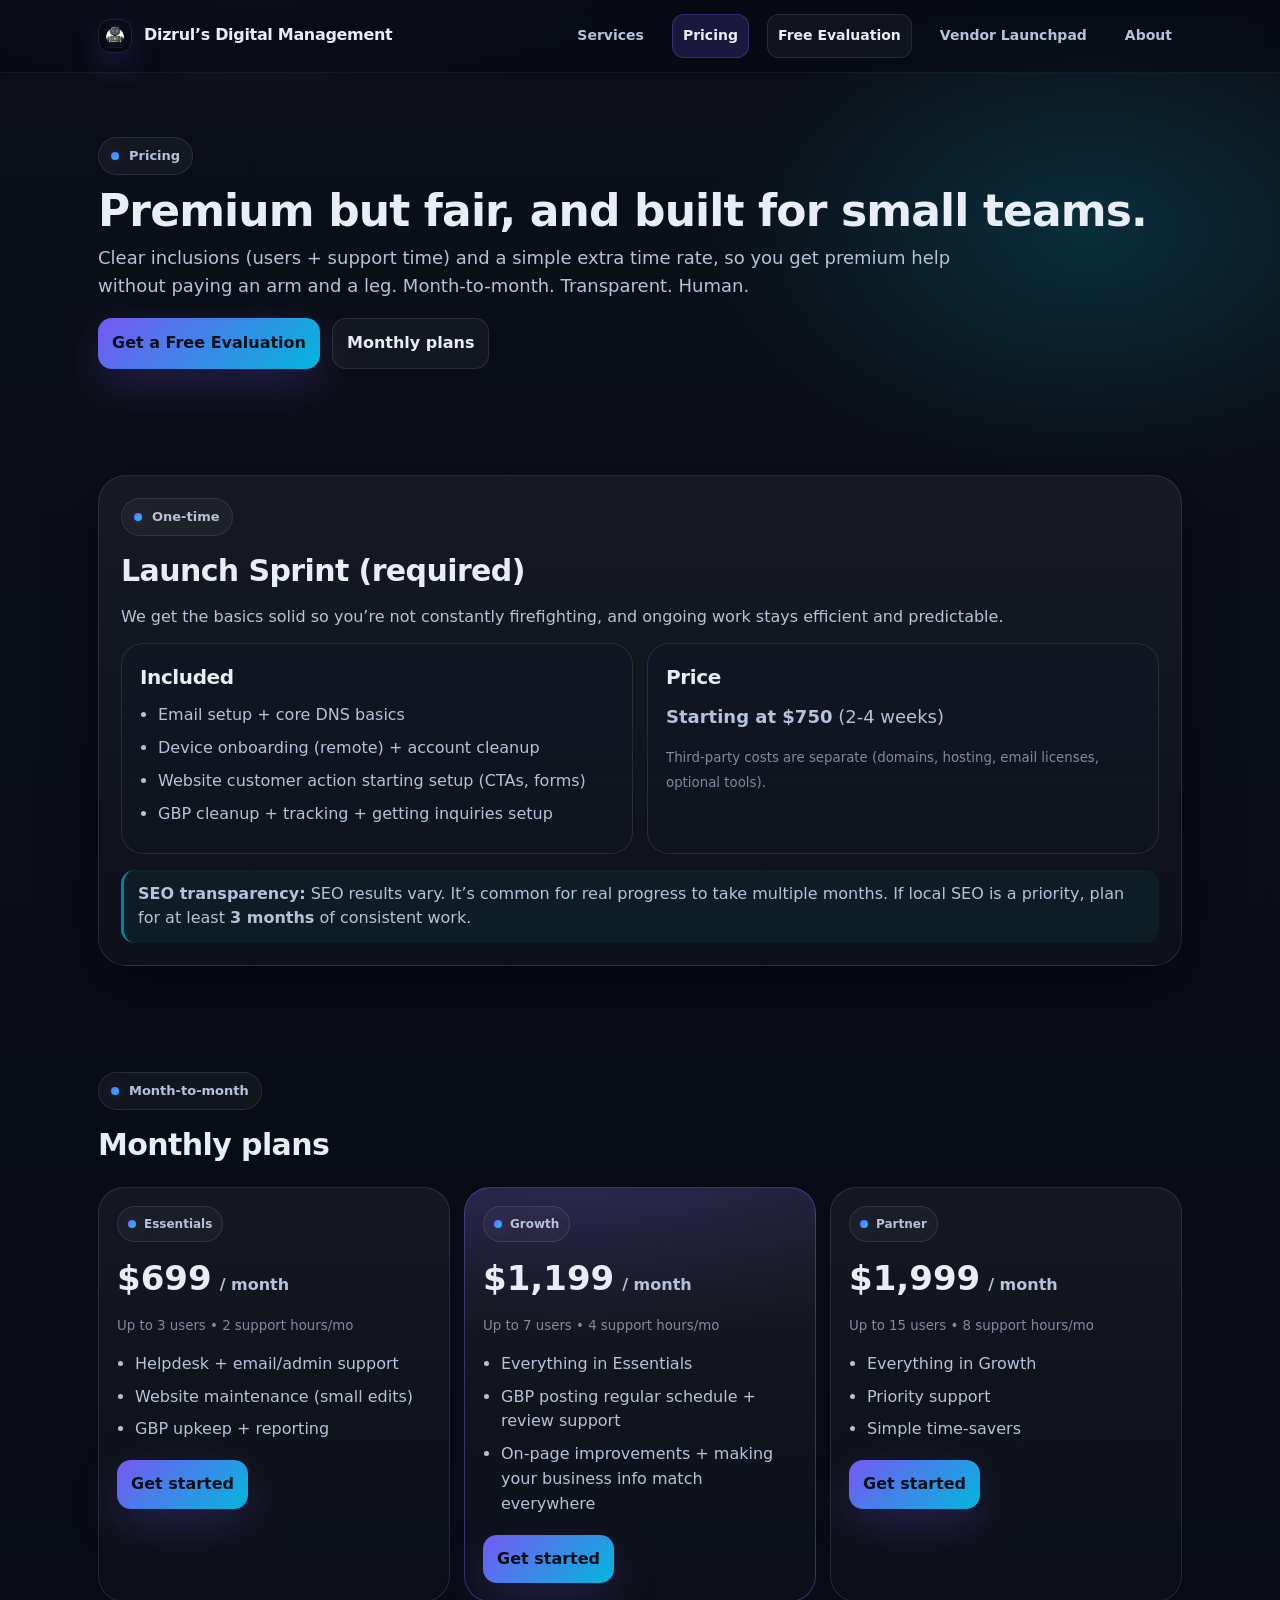
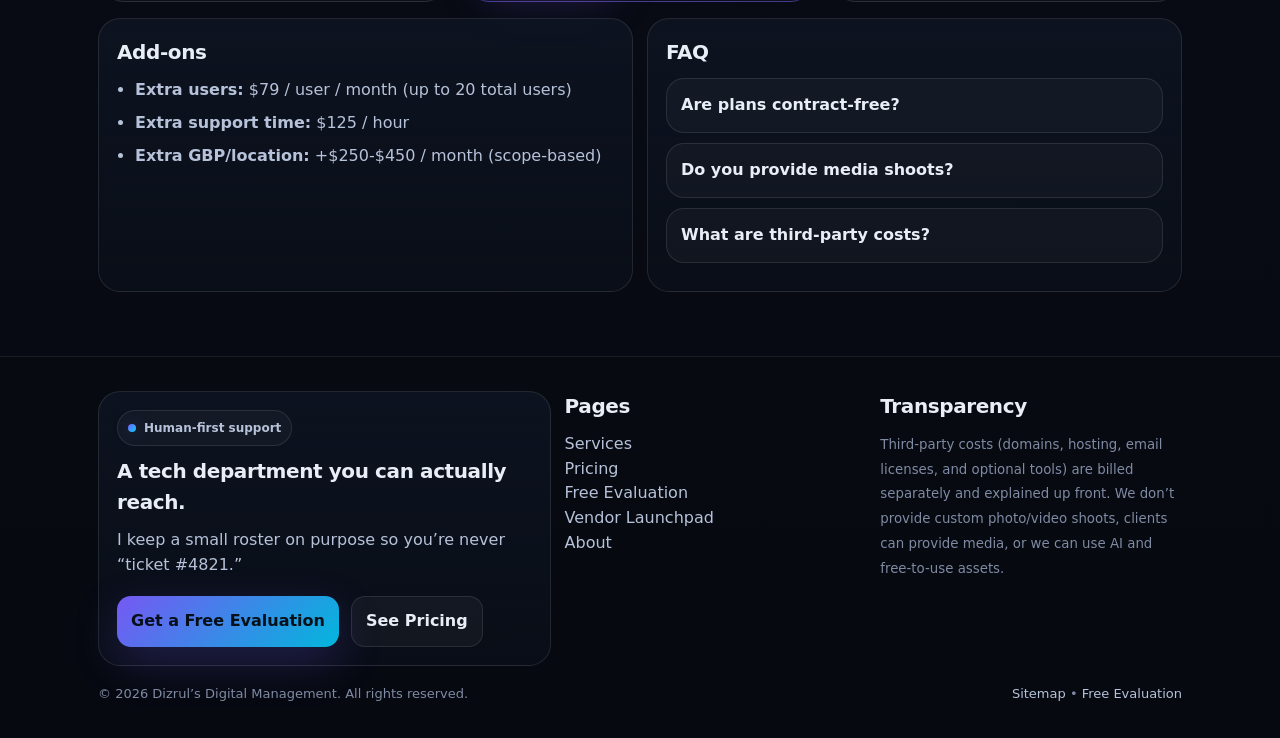
<file: website/pricing.html>
<!doctype html>
<html lang="en">
<head>
 <meta charset="utf-8" />
 <meta name="viewport" content="width=device-width, initial-scale=1" />
 <title>Dizrul’s Digital Management | Pricing</title>
 <meta name="description" content="Premium-but-fair plans with clear inclusions. Month-to-month. Start with a Launch Sprint for a stable foundation." />
 <meta name="robots" content="index,follow" />
 <link rel="canonical" href="https://dizrul.com/pricing.html" />
 <link rel="icon" href="assets/favicon.png" type="image/png" />
 <link rel="stylesheet" href="assets/styles.css" />
 <meta property="og:type" content="website" />
 <meta property="og:site_name" content="Dizrul’s Digital Management" />
 <meta property="og:title" content="Dizrul’s Digital Management | Pricing" />
 <meta property="og:description" content="Premium-but-fair plans with clear inclusions. Month-to-month. Start with a Launch Sprint for a stable foundation." />
 <meta property="og:url" content="https://dizrul.com/pricing.html" />
 <meta property="og:image" content="https://dizrul.com/assets/og-image.png" />
 <meta name="twitter:card" content="summary_large_image" />
 <meta name="twitter:title" content="Dizrul’s Digital Management | Pricing" />
 <meta name="twitter:description" content="Premium-but-fair plans with clear inclusions. Month-to-month. Start with a Launch Sprint for a stable foundation." />
 <meta name="twitter:image" content="https://dizrul.com/assets/og-image.png" />
 <script type="application/ld+json">
{
 "@context": "https://schema.org", "@type": "Organization", "name": "Dizrul\u2019s Digital Management", "url": "https://dizrul.com", "logo": "https://dizrul.com/assets/logo.png", "description": "Premium-but-fair tech department support for small businesses: email, devices, websites, Google Business Profile, getting inquiries, and simple time-savers."
}
</script>
</head>
<body>
 <header class="header">
 <div class="container">
 <div class="bar">
 <a class="brand" href="index.html" aria-label="Home">
 <span class="brandMark" aria-hidden="true"><img src="assets/logo.png" alt="" /></span>
 <span>Dizrul’s Digital Management</span>
 </a>
 <button class="menuBtn" data-menu-btn aria-label="Toggle menu">Menu</button>
 <nav class="nav" data-nav>
 <a href="services.html">Services</a>
 <a href="pricing.html">Pricing</a>
 <a href="evaluation.html" class="cta ghost">Free Evaluation</a>
 <a href="vendor-launchpad.html">Vendor Launchpad</a>
 <a href="about.html">About</a>
 </nav>
 </div>
 </div>
 </header>

 <main>
 <section class="section">
 <div class="container">
 <span class="kicker"><span class="dot"></span> Pricing</span>
 <h1 style="margin-top:12px">Premium but fair, and built for small teams.</h1>
 <p style="font-size:18px; max-width:76ch">
 Clear inclusions (users + support time) and a simple extra time rate, so you get premium help without paying an arm and a leg. Month-to-month. Transparent. Human.
 </p>
 <div class="ctaRow">
 <a class="cta primary" href="evaluation.html">Get a Free Evaluation</a>
 <a class="cta ghost" href="#plans">Monthly plans</a>
 </div>
 </div>
 </section>

 <section class="section tight">
 <div class="container">
 <div class="card pad" id="launch-sprint">
 <span class="kicker"><span class="dot"></span> One-time</span>
 <h2 style="margin-top:12px">Launch Sprint (required)</h2>
 <p>We get the basics solid so you’re not constantly firefighting, and ongoing work stays efficient and predictable.</p>
 <div class="grid2" style="margin-top:14px">
 <div class="feature">
 <h3>Included</h3>
 <ul>
 <li>Email setup + core DNS basics</li>
 <li>Device onboarding (remote) + account cleanup</li>
 <li>Website customer action starting setup (CTAs, forms)</li>
 <li>GBP cleanup + tracking + getting inquiries setup</li>
 </ul>
 </div>
 <div class="feature">
 <h3>Price</h3>
 <p style="font-size:18px"><b>Starting at $750</b> (2-4 weeks)</p>
 <p><small>Third-party costs are separate (domains, hosting, email licenses, optional tools).</small></p>
 </div>
 </div>

 <div class="note" style="margin-top:16px">
 <b>SEO transparency:</b> SEO results vary. It’s common for real progress to take multiple months. If local SEO is a priority, plan for at least <b>3 months</b> of consistent work.
 </div>
 </div>
 </div>
 </section>

 <section class="section" id="plans">
 <div class="container">
 <span class="kicker"><span class="dot"></span> Month-to-month</span>
 <h2 style="margin-top:12px">Monthly plans</h2>

 <div class="pricing" style="margin-top:18px">
 <div class="plan" id="essentials">
 <div class="badge"><span class="dot"></span> Essentials</div>
 <div class="price"><b>$699</b><span>/ month</span></div>
 <p><small>Up to 3 users • 2 support hours/mo</small></p>
 <ul>
 <li>Helpdesk + email/admin support</li>
 <li>Website maintenance (small edits)</li>
 <li>GBP upkeep + reporting</li>
 </ul>
 <div class="ctaRow"><a class="cta primary" href="evaluation.html">Get started</a></div>
 </div>

 <div class="plan featured" id="growth">
 <div class="badge"><span class="dot"></span> Growth</div>
 <div class="price"><b>$1,199</b><span>/ month</span></div>
 <p><small>Up to 7 users • 4 support hours/mo</small></p>
 <ul>
 <li>Everything in Essentials</li>
 <li>GBP posting regular schedule + review support</li>
 <li>On-page improvements + making your business info match everywhere</li>
 </ul>
 <div class="ctaRow"><a class="cta primary" href="evaluation.html">Get started</a></div>
 </div>

 <div class="plan" id="partner">
 <div class="badge"><span class="dot"></span> Partner</div>
 <div class="price"><b>$1,999</b><span>/ month</span></div>
 <p><small>Up to 15 users • 8 support hours/mo</small></p>
 <ul>
 <li>Everything in Growth</li>
 <li>Priority support</li>
 <li>Simple time-savers</li>
 </ul>
 <div class="ctaRow"><a class="cta primary" href="evaluation.html">Get started</a></div>
 </div>
 </div>

 <div class="grid2" style="margin-top:16px">
 <div class="feature">
 <h3>Add-ons</h3>
 <ul>
 <li><b>Extra users:</b> $79 / user / month (up to 20 total users)</li>
 <li><b>Extra support time:</b> $125 / hour</li>
 <li><b>Extra GBP/location:</b> +$250-$450 / month (scope-based)</li>
 </ul>
 </div>
 <div class="feature faq" id="faq">
 <h3>FAQ</h3>
 <details><summary>Are plans contract-free?</summary><p>Yes, month-to-month.</p></details>
 <details><summary>Do you provide media shoots?</summary><p>No. You can provide media, or we can use AI/free-to-use assets.</p></details>
 <details><summary>What are third-party costs?</summary><p>Domains, hosting, email licenses, and optional tools billed by those providers.</p></details>
 </div>
 </div>
 </div>
 </section>
 </main>

 <footer class="footer">
 <div class="container">
 <div class="footerGrid">
 <div class="feature">
 <div class="badge"><span class="dot" aria-hidden="true"></span> Human-first support</div>
 <h3 style="margin-top:10px">A tech department you can actually reach.</h3>
 <p>I keep a small roster on purpose so you’re never “ticket #4821.”</p>
 <div class="ctaRow">
 <a class="cta primary" href="evaluation.html">Get a Free Evaluation</a>
 <a class="cta ghost" href="pricing.html">See Pricing</a>
 </div>
 </div>
 <div>
 <h3>Pages</h3>
 <p>
 <a href="services.html">Services</a><br/>
 <a href="pricing.html">Pricing</a><br/>
 <a href="evaluation.html">Free Evaluation</a><br/>
 <a href="vendor-launchpad.html">Vendor Launchpad</a><br/>
 <a href="about.html">About</a>
 </p>
 </div>
 <div>
 <h3>Transparency</h3>
 <p><small>
 Third-party costs (domains, hosting, email licenses, and optional tools) are billed separately and explained up front.
 We don’t provide custom photo/video shoots, clients can provide media, or we can use AI and free-to-use assets.
 </small></p>
 </div>
 </div>
 <div class="subfooter">
 <span>© 2026 Dizrul’s Digital Management. All rights reserved.</span>
 <span><a href="sitemap.xml">Sitemap</a> • <a href="evaluation.html">Free Evaluation</a></span>
 </div>
 </div>
 </footer>
 <script src="assets/script.js"></script>
</body>
</html>
</file>
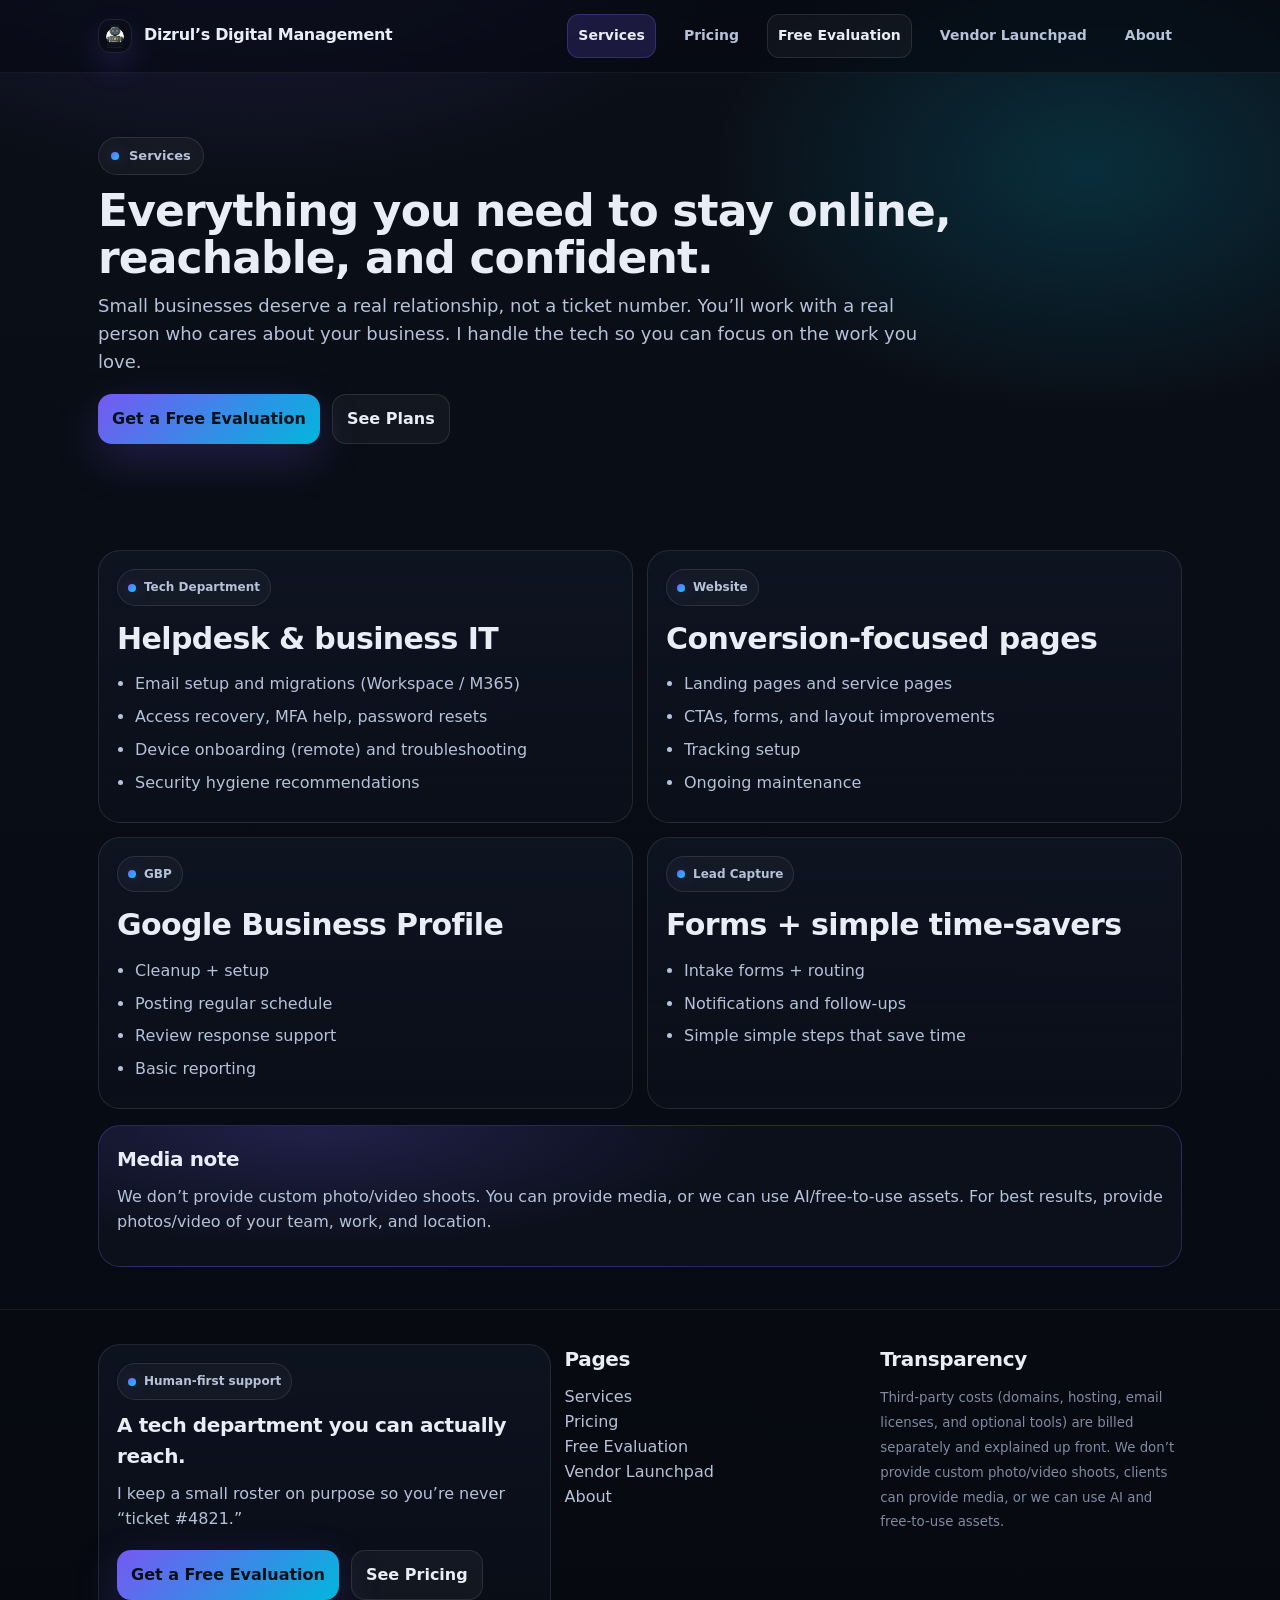
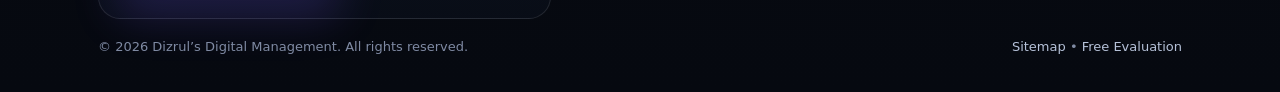
<file: website/services.html>
<!doctype html>
<html lang="en">
<head>
 <meta charset="utf-8" />
 <meta name="viewport" content="width=device-width, initial-scale=1" />
 <title>Dizrul’s Digital Management | Services</title>
 <meta name="description" content="Tech department support for small businesses: email and devices, websites, Google Business Profile, getting inquiries, and simple time-savers." />
 <meta name="robots" content="index,follow" />
 <link rel="canonical" href="https://dizrul.com/services.html" />
 <link rel="icon" href="assets/favicon.png" type="image/png" />
 <link rel="stylesheet" href="assets/styles.css" />
 <meta property="og:type" content="website" />
 <meta property="og:site_name" content="Dizrul’s Digital Management" />
 <meta property="og:title" content="Dizrul’s Digital Management | Services" />
 <meta property="og:description" content="Tech department support for small businesses: email and devices, websites, Google Business Profile, getting inquiries, and simple time-savers." />
 <meta property="og:url" content="https://dizrul.com/services.html" />
 <meta property="og:image" content="https://dizrul.com/assets/og-image.png" />
 <meta name="twitter:card" content="summary_large_image" />
 <meta name="twitter:title" content="Dizrul’s Digital Management | Services" />
 <meta name="twitter:description" content="Tech department support for small businesses: email and devices, websites, Google Business Profile, getting inquiries, and simple time-savers." />
 <meta name="twitter:image" content="https://dizrul.com/assets/og-image.png" />
 <script type="application/ld+json">
{
 "@context": "https://schema.org", "@type": "Organization", "name": "Dizrul\u2019s Digital Management", "url": "https://dizrul.com", "logo": "https://dizrul.com/assets/logo.png", "description": "Premium-but-fair tech department support for small businesses: email, devices, websites, Google Business Profile, getting inquiries, and simple time-savers."
}
</script>
</head>
<body>
 <header class="header">
 <div class="container">
 <div class="bar">
 <a class="brand" href="index.html" aria-label="Home">
 <span class="brandMark" aria-hidden="true"><img src="assets/logo.png" alt="" /></span>
 <span>Dizrul’s Digital Management</span>
 </a>
 <button class="menuBtn" data-menu-btn aria-label="Toggle menu">Menu</button>
 <nav class="nav" data-nav>
 <a href="services.html">Services</a>
 <a href="pricing.html">Pricing</a>
 <a href="evaluation.html" class="cta ghost">Free Evaluation</a>
 <a href="vendor-launchpad.html">Vendor Launchpad</a>
 <a href="about.html">About</a>
 </nav>
 </div>
 </div>
 </header>

 <main>
 <section class="section">
 <div class="container">
 <span class="kicker"><span class="dot"></span> Services</span>
 <h1 style="margin-top:12px">Everything you need to stay online, reachable, and confident.</h1>
 <p style="font-size:18px; max-width:72ch">
 Small businesses deserve a real relationship, not a ticket number.
 You’ll work with a real person who cares about your business. I handle the tech so you can focus on the work you love.
 </p>
 <div class="ctaRow">
 <a class="cta primary" href="evaluation.html">Get a Free Evaluation</a>
 <a class="cta ghost" href="pricing.html">See Plans</a>
 </div>
 </div>
 </section>

 <section class="section tight">
 <div class="container">
 <div class="grid2">
 <div class="feature">
 <div class="badge"><span class="dot"></span> Tech Department</div>
 <h2 style="margin-top:10px">Helpdesk & business IT</h2>
 <ul>
 <li>Email setup and migrations (Workspace / M365)</li>
 <li>Access recovery, MFA help, password resets</li>
 <li>Device onboarding (remote) and troubleshooting</li>
 <li>Security hygiene recommendations</li>
 </ul>
 </div>

 <div class="feature">
 <div class="badge"><span class="dot"></span> Website</div>
 <h2 style="margin-top:10px">Conversion-focused pages</h2>
 <ul>
 <li>Landing pages and service pages</li>
 <li>CTAs, forms, and layout improvements</li>
 <li>Tracking setup</li>
 <li>Ongoing maintenance</li>
 </ul>
 </div>

 <div class="feature">
 <div class="badge"><span class="dot"></span> GBP</div>
 <h2 style="margin-top:10px">Google Business Profile</h2>
 <ul>
 <li>Cleanup + setup</li>
 <li>Posting regular schedule</li>
 <li>Review response support</li>
 <li>Basic reporting</li>
 </ul>
 </div>

 <div class="feature">
 <div class="badge"><span class="dot"></span> Lead Capture</div>
 <h2 style="margin-top:10px">Forms + simple time-savers</h2>
 <ul>
 <li>Intake forms + routing</li>
 <li>Notifications and follow-ups</li>
 <li>Simple simple steps that save time</li>
 </ul>
 </div>
 </div>

 <div class="callout" style="margin-top:16px">
 <h3>Media note</h3>
 <p>
 We don’t provide custom photo/video shoots. You can provide media, or we can use AI/free-to-use assets.
 For best results, provide photos/video of your team, work, and location.
 </p>
 </div>
 </div>
 </section>
 </main>

 <footer class="footer">
 <div class="container">
 <div class="footerGrid">
 <div class="feature">
 <div class="badge"><span class="dot" aria-hidden="true"></span> Human-first support</div>
 <h3 style="margin-top:10px">A tech department you can actually reach.</h3>
 <p>I keep a small roster on purpose so you’re never “ticket #4821.”</p>
 <div class="ctaRow">
 <a class="cta primary" href="evaluation.html">Get a Free Evaluation</a>
 <a class="cta ghost" href="pricing.html">See Pricing</a>
 </div>
 </div>
 <div>
 <h3>Pages</h3>
 <p>
 <a href="services.html">Services</a><br/>
 <a href="pricing.html">Pricing</a><br/>
 <a href="evaluation.html">Free Evaluation</a><br/>
 <a href="vendor-launchpad.html">Vendor Launchpad</a><br/>
 <a href="about.html">About</a>
 </p>
 </div>
 <div>
 <h3>Transparency</h3>
 <p><small>
 Third-party costs (domains, hosting, email licenses, and optional tools) are billed separately and explained up front.
 We don’t provide custom photo/video shoots, clients can provide media, or we can use AI and free-to-use assets.
 </small></p>
 </div>
 </div>
 <div class="subfooter">
 <span>© 2026 Dizrul’s Digital Management. All rights reserved.</span>
 <span><a href="sitemap.xml">Sitemap</a> • <a href="evaluation.html">Free Evaluation</a></span>
 </div>
 </div>
 </footer>
 <script src="assets/script.js"></script>
</body>
</html>
</file>
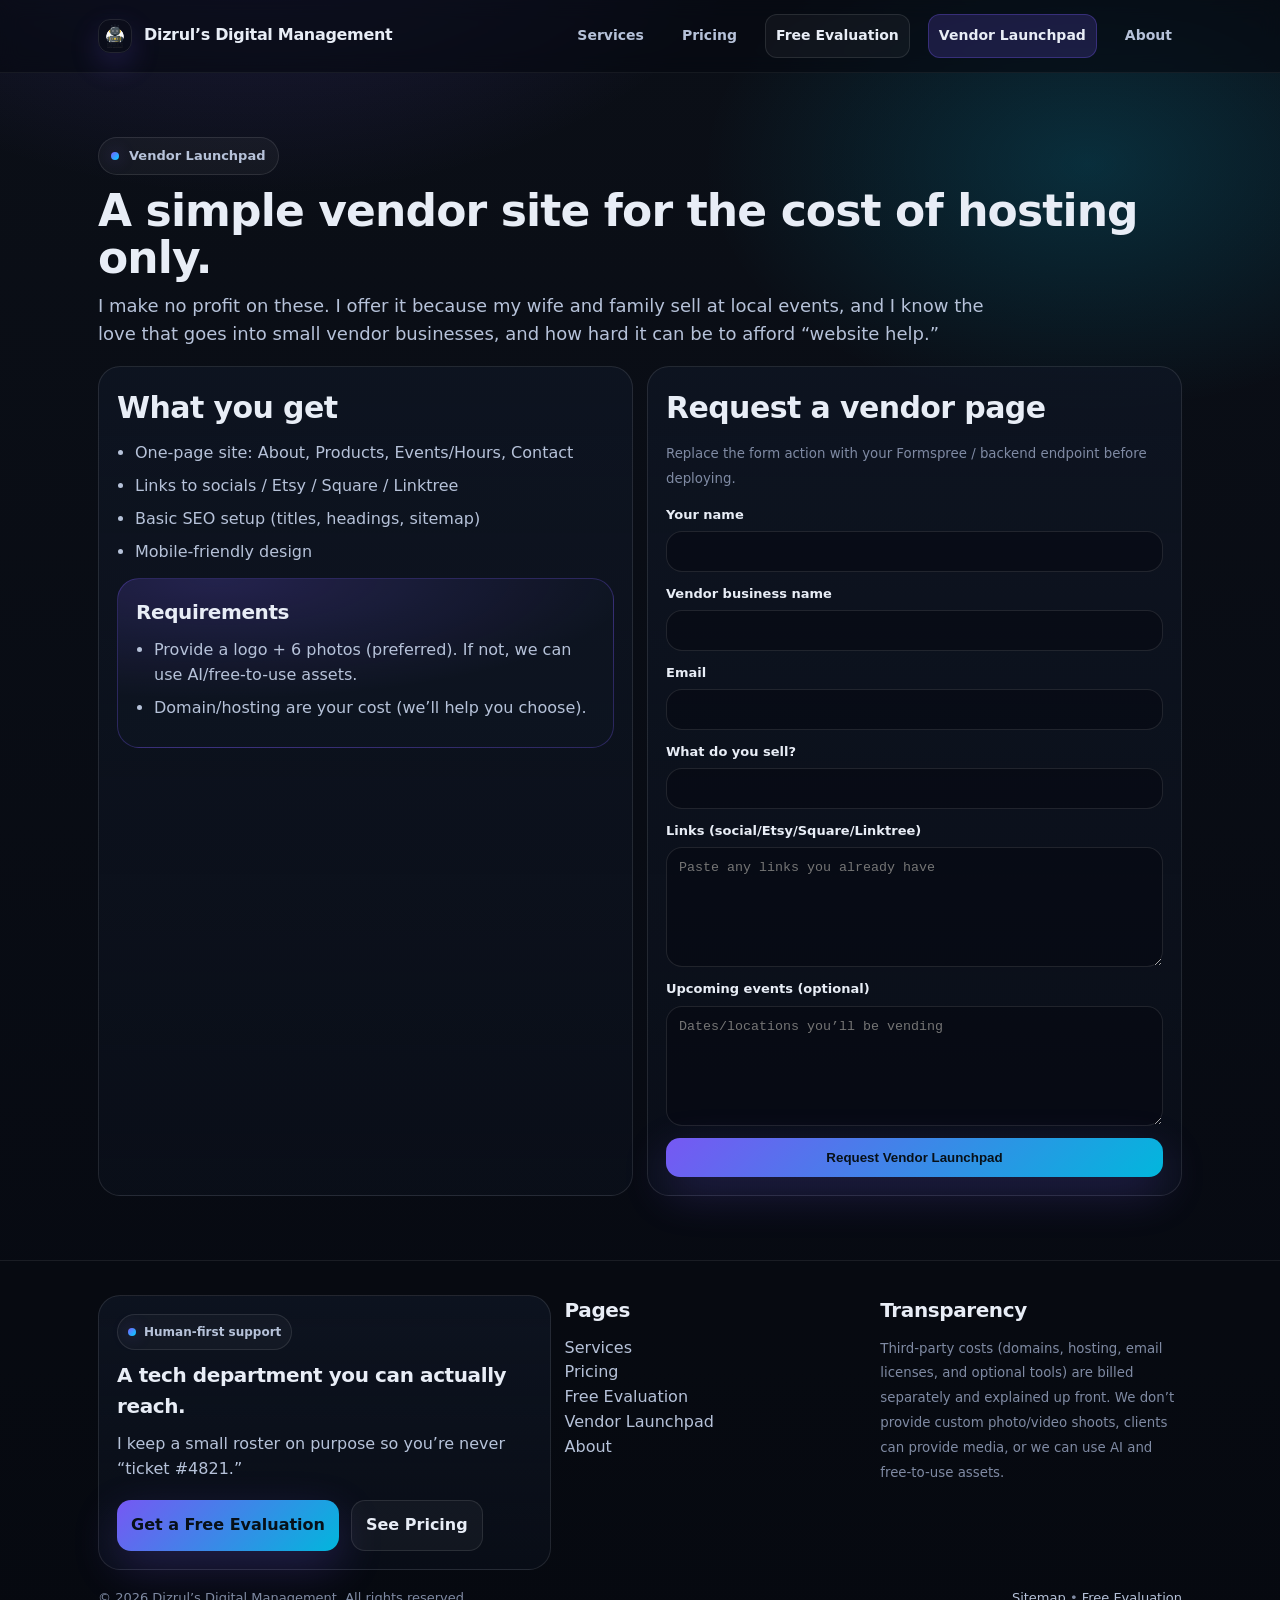
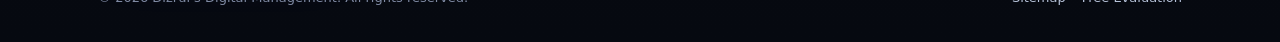
<file: website/vendor-launchpad.html>
<!doctype html>
<html lang="en">
<head>
 <meta charset="utf-8" />
 <meta name="viewport" content="width=device-width, initial-scale=1" />
 <title>Dizrul’s Digital Management | Vendor Launchpad</title>
 <meta name="description" content="A special program for local vendors: a simple landing page for the cost of hosting only. No labor fee." />
 <meta name="robots" content="index,follow" />
 <link rel="canonical" href="https://dizrul.com/vendor-launchpad.html" />
 <link rel="icon" href="assets/favicon.png" type="image/png" />
 <link rel="stylesheet" href="assets/styles.css" />
 <meta property="og:type" content="website" />
 <meta property="og:site_name" content="Dizrul’s Digital Management" />
 <meta property="og:title" content="Dizrul’s Digital Management | Vendor Launchpad" />
 <meta property="og:description" content="A special program for local vendors: a simple landing page for the cost of hosting only. No labor fee." />
 <meta property="og:url" content="https://dizrul.com/vendor-launchpad.html" />
 <meta property="og:image" content="https://dizrul.com/assets/og-image.png" />
 <meta name="twitter:card" content="summary_large_image" />
 <meta name="twitter:title" content="Dizrul’s Digital Management | Vendor Launchpad" />
 <meta name="twitter:description" content="A special program for local vendors: a simple landing page for the cost of hosting only. No labor fee." />
 <meta name="twitter:image" content="https://dizrul.com/assets/og-image.png" />
 <script type="application/ld+json">
{
 "@context": "https://schema.org", "@type": "Organization", "name": "Dizrul\u2019s Digital Management", "url": "https://dizrul.com", "logo": "https://dizrul.com/assets/logo.png", "description": "Premium-but-fair tech department support for small businesses: email, devices, websites, Google Business Profile, getting inquiries, and simple time-savers."
}
</script>
</head>
<body>
 <header class="header">
 <div class="container">
 <div class="bar">
 <a class="brand" href="index.html" aria-label="Home">
 <span class="brandMark" aria-hidden="true"><img src="assets/logo.png" alt="" /></span>
 <span>Dizrul’s Digital Management</span>
 </a>
 <button class="menuBtn" data-menu-btn aria-label="Toggle menu">Menu</button>
 <nav class="nav" data-nav>
 <a href="services.html">Services</a>
 <a href="pricing.html">Pricing</a>
 <a href="evaluation.html" class="cta ghost">Free Evaluation</a>
 <a href="vendor-launchpad.html">Vendor Launchpad</a>
 <a href="about.html">About</a>
 </nav>
 </div>
 </div>
 </header>

 <main>
 <section class="section">
 <div class="container">
 <span class="kicker"><span class="dot"></span> Vendor Launchpad</span>
 <h1 style="margin-top:12px">A simple vendor site for the cost of hosting only.</h1>
 <p style="font-size:18px; max-width:78ch">
 I make no profit on these. I offer it because my wife and family sell at local events, and I know the love that goes into small vendor businesses, and how hard it can be to afford “website help.”
 </p>

 <div class="grid2" style="margin-top:18px">
 <div class="feature">
 <h2>What you get</h2>
 <ul>
 <li>One-page site: About, Products, Events/Hours, Contact</li>
 <li>Links to socials / Etsy / Square / Linktree</li>
 <li>Basic SEO setup (titles, headings, sitemap)</li>
 <li>Mobile-friendly design</li>
 </ul>

 <div class="callout" style="margin-top:14px">
 <h3>Requirements</h3>
 <ul>
 <li>Provide a logo + 6 photos (preferred). If not, we can use AI/free-to-use assets.</li>
 <li>Domain/hosting are your cost (we’ll help you choose).</li>
 </ul>
 </div>
 </div>

 <div class="feature">
 <h2>Request a vendor page</h2>
 <p><small>Replace the form action with your Formspree / backend endpoint before deploying.</small></p>

 <form class="form" method="POST" action="https://formspree.io/f/xnngzlae">
 <div class="field"><label for="vname">Your name</label><input id="vname" name="name" required /></div>
 <div class="field"><label for="vbusiness">Vendor business name</label><input id="vbusiness" name="business" required /></div>
 <div class="field"><label for="vemail">Email</label><input id="vemail" name="email" type="email" required /></div>
 <div class="field"><label for="vsell">What do you sell?</label><input id="vsell" name="sell" required /></div>
 <div class="field"><label for="vlinks">Links (social/Etsy/Square/Linktree)</label>
 <textarea id="vlinks" name="links" placeholder="Paste any links you already have"></textarea>
 </div>
 <div class="field"><label for="vevents">Upcoming events (optional)</label>
 <textarea id="vevents" name="events" placeholder="Dates/locations you’ll be vending"></textarea>
 </div>
 <button class="cta primary" type="submit">Request Vendor Launchpad</button>
 </form>
 </div>
 </div>
 </div>
 </section>
 </main>

 <footer class="footer">
 <div class="container">
 <div class="footerGrid">
 <div class="feature">
 <div class="badge"><span class="dot" aria-hidden="true"></span> Human-first support</div>
 <h3 style="margin-top:10px">A tech department you can actually reach.</h3>
 <p>I keep a small roster on purpose so you’re never “ticket #4821.”</p>
 <div class="ctaRow">
 <a class="cta primary" href="evaluation.html">Get a Free Evaluation</a>
 <a class="cta ghost" href="pricing.html">See Pricing</a>
 </div>
 </div>
 <div>
 <h3>Pages</h3>
 <p>
 <a href="services.html">Services</a><br/>
 <a href="pricing.html">Pricing</a><br/>
 <a href="evaluation.html">Free Evaluation</a><br/>
 <a href="vendor-launchpad.html">Vendor Launchpad</a><br/>
 <a href="about.html">About</a>
 </p>
 </div>
 <div>
 <h3>Transparency</h3>
 <p><small>
 Third-party costs (domains, hosting, email licenses, and optional tools) are billed separately and explained up front.
 We don’t provide custom photo/video shoots, clients can provide media, or we can use AI and free-to-use assets.
 </small></p>
 </div>
 </div>
 <div class="subfooter">
 <span>© 2026 Dizrul’s Digital Management. All rights reserved.</span>
 <span><a href="sitemap.xml">Sitemap</a> • <a href="evaluation.html">Free Evaluation</a></span>
 </div>
 </div>
 </footer>
 <script src="assets/script.js"></script>
</body>
</html>
</file>
<file: assets/styles.css>
/* Dizrul Site — premium but fair, human-first */
:root{
  --bg:#0b0f17;
  --text:#e8edf6;
  --muted:#b6c2d9;
  --subtle:#7f8aa3;
  --line:rgba(255,255,255,.10);
  --brand:#7c5cff;
  --brand2:#00d4ff;
  --shadow: 0 18px 55px rgba(0,0,0,.45);
  --radius2: 28px;
  --max: 1120px;
}

*{box-sizing:border-box}
html{scroll-behavior:smooth}
body{
  margin:0;
  font-family: ui-sans-serif, system-ui, -apple-system, Segoe UI, Roboto, Helvetica, Arial, "Apple Color Emoji","Segoe UI Emoji";
  background:
    radial-gradient(900px 600px at 20% -10%, rgba(124,92,255,.22), transparent 60%),
    radial-gradient(700px 450px at 85% 10%, rgba(0,212,255,.16), transparent 55%),
    linear-gradient(180deg, var(--bg), #060911);
  color:var(--text);
  line-height:1.55;
}

a{color:inherit; text-decoration:none}
a:hover{opacity:.95}
img{max-width:100%; display:block}

.container{max-width:var(--max); margin:0 auto; padding:0 18px}
.section{padding:64px 0}
.section.tight{padding:42px 0}
.kicker{
  display:inline-flex; gap:10px; align-items:center;
  padding:8px 12px;
  border:1px solid var(--line);
  border-radius:999px;
  background:rgba(255,255,255,.04);
  color:var(--muted);
  font-weight:650;
  font-size:13px;
}
.dot{
  width:8px; height:8px; border-radius:999px;
  background:linear-gradient(135deg, var(--brand), var(--brand2));
  box-shadow:0 0 16px rgba(124,92,255,.35);
}

h1,h2,h3{margin:0 0 10px 0; letter-spacing:-0.02em}
h1{font-size:44px; line-height:1.08}
h2{font-size:30px}
h3{font-size:20px}
p{margin:0 0 14px 0; color:var(--muted)}
small{color:var(--subtle)}
ul{margin:0; padding-left:18px; color:var(--muted)}
li{margin:8px 0}

.header{
  position:sticky; top:0; z-index:50;
  backdrop-filter: blur(10px);
  background:rgba(6,9,17,.62);
  border-bottom:1px solid rgba(255,255,255,.06);
}
.header .bar{
  display:flex; align-items:center; justify-content:space-between;
  padding:14px 0;
}
.brand{
  display:flex; align-items:center; gap:12px;
  font-weight:900; letter-spacing:-0.02em;
}
.brandMark{
  width:34px; height:34px;
  border-radius:12px;
  overflow:hidden;
  box-shadow:0 12px 30px rgba(124,92,255,.20);
  border:1px solid rgba(255,255,255,.10);
}
.brandMark img{width:100%; height:100%; object-fit:cover}
.nav{display:flex; gap:18px; align-items:center}
.nav a{
  font-weight:650; font-size:14px;
  color:var(--muted);
  padding:10px 10px; border-radius:12px;
}
.nav a:hover{background:rgba(255,255,255,.05); color:var(--text)}
.nav a.active{background:rgba(124,92,255,.18); color:var(--text); border:1px solid rgba(124,92,255,.30)}
.menuBtn{
  display:none;
  border:1px solid var(--line);
  background:rgba(255,255,255,.04);
  color:var(--text);
  border-radius:14px;
  padding:10px 12px;
  font-weight:800;
}

.cta{
  display:inline-flex; align-items:center; justify-content:center; gap:10px;
  padding:12px 14px;
  border-radius:14px;
  font-weight:850;
  border:1px solid rgba(255,255,255,.10);
}
.cta.primary{
  background:linear-gradient(135deg, rgba(124,92,255,.95), rgba(0,212,255,.85));
  color:#071018;
  border:none;
  box-shadow:0 16px 45px rgba(124,92,255,.22);
}
.cta.ghost{background:rgba(255,255,255,.04); color:var(--text)}
.ctaRow{display:flex; gap:12px; flex-wrap:wrap; margin-top:18px}

.hero{padding:58px 0 18px}
.heroGrid{display:grid; grid-template-columns: 1.1fr .9fr; gap:22px; align-items:stretch}

.card{
  border:1px solid var(--line);
  background:linear-gradient(180deg, rgba(255,255,255,.05), rgba(255,255,255,.02));
  border-radius:var(--radius2);
  box-shadow:var(--shadow);
}
.card.pad{padding:22px}
.hero .headline p{font-size:18px; max-width:58ch}

.pills{display:flex; flex-wrap:wrap; gap:10px; margin-top:14px}
.pill{
  border:1px solid var(--line);
  background:rgba(255,255,255,.03);
  color:var(--muted);
  padding:10px 12px;
  border-radius:999px;
  font-weight:750;
  font-size:13px;
}
.pill strong{color:var(--text)}

.statGrid{display:grid; grid-template-columns:repeat(2, 1fr); gap:12px; margin-top:18px}
.stat{
  padding:14px;
  border-radius:18px;
  border:1px solid rgba(255,255,255,.09);
  background:rgba(15,22,36,.55);
}
.stat b{display:block; font-size:18px}
.stat span{color:var(--muted); font-weight:650; font-size:13px}

.grid3{display:grid; grid-template-columns:repeat(3, 1fr); gap:14px}
.grid2{display:grid; grid-template-columns:repeat(2, 1fr); gap:14px}

.feature{
  padding:18px;
  border-radius:22px;
  border:1px solid var(--line);
  background:linear-gradient(180deg, rgba(15,22,36,.75), rgba(15,22,36,.35));
}
.badge{
  display:inline-flex; align-items:center; gap:8px;
  color:var(--muted);
  padding:8px 10px;
  border-radius:999px;
  border:1px solid rgba(255,255,255,.10);
  background:rgba(255,255,255,.03);
  font-weight:800;
  font-size:12px;
}
.hr{height:1px; background:rgba(255,255,255,.08); margin:16px 0}

.callout{
  padding:18px;
  border-radius:22px;
  border:1px solid rgba(124,92,255,.28);
  background:
    radial-gradient(700px 200px at 20% 0%, rgba(124,92,255,.20), transparent 60%),
    rgba(15,22,36,.55);
}

.pricing{display:grid; grid-template-columns:repeat(3, 1fr); gap:14px; align-items:stretch}
.plan{
  padding:18px;
  border-radius:26px;
  border:1px solid var(--line);
  background:linear-gradient(180deg, rgba(255,255,255,.05), rgba(255,255,255,.02));
}
.plan.featured{
  border:1px solid rgba(124,92,255,.40);
  background:
    radial-gradient(900px 320px at 30% -10%, rgba(124,92,255,.25), transparent 60%),
    linear-gradient(180deg, rgba(255,255,255,.06), rgba(255,255,255,.02));
}
.price{display:flex; align-items:baseline; gap:8px; margin:10px 0 8px 0}
.price b{font-size:34px}
.price span{color:var(--muted); font-weight:650}

.faq details{
  border:1px solid var(--line);
  background:rgba(255,255,255,.03);
  border-radius:18px;
  padding:14px;
  margin:10px 0;
}
.faq summary{
  cursor:pointer;
  font-weight:900;
  color:var(--text);
  list-style:none;
}
.faq summary::-webkit-details-marker{display:none}
.faq p{margin-top:10px}

.form{display:grid; gap:12px}
.field{display:grid; gap:6px}
label{font-weight:800; color:var(--text); font-size:13px}
input, textarea{
  width:100%;
  border-radius:16px;
  border:1px solid rgba(255,255,255,.10);
  background:rgba(6,9,17,.55);
  color:var(--text);
  padding:12px 12px;
  outline:none;
}
textarea{min-height:120px; resize:vertical}
input:focus, textarea:focus{
  border-color: rgba(124,92,255,.55);
  box-shadow:0 0 0 3px rgba(124,92,255,.18);
}

.checkRow{display:flex; flex-wrap:wrap; gap:10px}
.check{
  display:flex; align-items:center; gap:10px;
  border:1px solid var(--line);
  background:rgba(255,255,255,.03);
  padding:10px 12px;
  border-radius:16px;
  color:var(--muted);
  font-weight:650;
}
.check input{width:auto; margin:0}

.note{
  border-left:3px solid rgba(0,212,255,.55);
  padding:12px 14px;
  background:rgba(0,212,255,.06);
  border-radius:14px;
  color:var(--muted);
}

.footer{
  padding:34px 0;
  border-top:1px solid rgba(255,255,255,.08);
  background:rgba(6,9,17,.35);
}
.footerGrid{display:grid; grid-template-columns:1.2fr .8fr .8fr; gap:14px; align-items:start}
.footer a{color:var(--muted)}
.footer a:hover{color:var(--text)}
.subfooter{
  margin-top:18px;
  color:var(--subtle);
  font-size:13px;
  display:flex;
  flex-wrap:wrap;
  gap:10px;
  justify-content:space-between;
  align-items:center;
}

.heroArt{
  border-radius:24px;
  overflow:hidden;
  border:1px solid rgba(255,255,255,.10);
  background:rgba(255,255,255,.03);
}
.heroArt img{width:100%; height:100%; object-fit:cover}

@media (max-width: 920px){
  h1{font-size:38px}
  .heroGrid{grid-template-columns:1fr}
  .grid3{grid-template-columns:1fr}
  .grid2{grid-template-columns:1fr}
  .pricing{grid-template-columns:1fr}
  .footerGrid{grid-template-columns:1fr}
  .menuBtn{display:inline-flex}
  .nav{
    position:absolute;
    left:0; right:0; top:64px;
    padding:12px 18px 18px;
    display:none;
    flex-direction:column;
    gap:8px;
    background:rgba(6,9,17,.92);
    border-bottom:1px solid rgba(255,255,255,.08);
  }
  .nav.open{display:flex}
  .nav a{width:100%}
}
</file>
<file: website/assets/styles.css>
/* Dizrul Site — premium but fair, human-first */
:root{
  --bg:#0b0f17;
  --text:#e8edf6;
  --muted:#b6c2d9;
  --subtle:#7f8aa3;
  --line:rgba(255,255,255,.10);
  --brand:#7c5cff;
  --brand2:#00d4ff;
  --shadow: 0 18px 55px rgba(0,0,0,.45);
  --radius2: 28px;
  --max: 1120px;
}

*{box-sizing:border-box}
html{scroll-behavior:smooth}
body{
  margin:0;
  font-family: ui-sans-serif, system-ui, -apple-system, Segoe UI, Roboto, Helvetica, Arial, "Apple Color Emoji","Segoe UI Emoji";
  background:
    radial-gradient(900px 600px at 20% -10%, rgba(124,92,255,.22), transparent 60%),
    radial-gradient(700px 450px at 85% 10%, rgba(0,212,255,.16), transparent 55%),
    linear-gradient(180deg, var(--bg), #060911);
  color:var(--text);
  line-height:1.55;
}

a{color:inherit; text-decoration:none}
a:hover{opacity:.95}
img{max-width:100%; display:block}

.container{max-width:var(--max); margin:0 auto; padding:0 18px}
.section{padding:64px 0}
.section.tight{padding:42px 0}
.kicker{
  display:inline-flex; gap:10px; align-items:center;
  padding:8px 12px;
  border:1px solid var(--line);
  border-radius:999px;
  background:rgba(255,255,255,.04);
  color:var(--muted);
  font-weight:650;
  font-size:13px;
}
.dot{
  width:8px; height:8px; border-radius:999px;
  background:linear-gradient(135deg, var(--brand), var(--brand2));
  box-shadow:0 0 16px rgba(124,92,255,.35);
}

h1,h2,h3{margin:0 0 10px 0; letter-spacing:-0.02em}
h1{font-size:44px; line-height:1.08}
h2{font-size:30px}
h3{font-size:20px}
p{margin:0 0 14px 0; color:var(--muted)}
small{color:var(--subtle)}
ul{margin:0; padding-left:18px; color:var(--muted)}
li{margin:8px 0}

.header{
  position:sticky; top:0; z-index:50;
  backdrop-filter: blur(10px);
  background:rgba(6,9,17,.62);
  border-bottom:1px solid rgba(255,255,255,.06);
}
.header .bar{
  display:flex; align-items:center; justify-content:space-between;
  padding:14px 0;
}
.brand{
  display:flex; align-items:center; gap:12px;
  font-weight:900; letter-spacing:-0.02em;
}
.brandMark{
  width:34px; height:34px;
  border-radius:12px;
  overflow:hidden;
  box-shadow:0 12px 30px rgba(124,92,255,.20);
  border:1px solid rgba(255,255,255,.10);
}
.brandMark img{width:100%; height:100%; object-fit:cover}
.nav{display:flex; gap:18px; align-items:center}
.nav a{
  font-weight:650; font-size:14px;
  color:var(--muted);
  padding:10px 10px; border-radius:12px;
}
.nav a:hover{background:rgba(255,255,255,.05); color:var(--text)}
.nav a.active{background:rgba(124,92,255,.18); color:var(--text); border:1px solid rgba(124,92,255,.30)}
.menuBtn{
  display:none;
  border:1px solid var(--line);
  background:rgba(255,255,255,.04);
  color:var(--text);
  border-radius:14px;
  padding:10px 12px;
  font-weight:800;
}

.cta{
  display:inline-flex; align-items:center; justify-content:center; gap:10px;
  padding:12px 14px;
  border-radius:14px;
  font-weight:850;
  border:1px solid rgba(255,255,255,.10);
}
.cta.primary{
  background:linear-gradient(135deg, rgba(124,92,255,.95), rgba(0,212,255,.85));
  color:#071018;
  border:none;
  box-shadow:0 16px 45px rgba(124,92,255,.22);
}
.cta.ghost{background:rgba(255,255,255,.04); color:var(--text)}
.ctaRow{display:flex; gap:12px; flex-wrap:wrap; margin-top:18px}

.hero{padding:58px 0 18px}
.heroGrid{display:grid; grid-template-columns: 1.1fr .9fr; gap:22px; align-items:stretch}

.card{
  border:1px solid var(--line);
  background:linear-gradient(180deg, rgba(255,255,255,.05), rgba(255,255,255,.02));
  border-radius:var(--radius2);
  box-shadow:var(--shadow);
}
.card.pad{padding:22px}
.hero .headline p{font-size:18px; max-width:58ch}

.pills{display:flex; flex-wrap:wrap; gap:10px; margin-top:14px}
.pill{
  border:1px solid var(--line);
  background:rgba(255,255,255,.03);
  color:var(--muted);
  padding:10px 12px;
  border-radius:999px;
  font-weight:750;
  font-size:13px;
}
.pill strong{color:var(--text)}

.statGrid{display:grid; grid-template-columns:repeat(2, 1fr); gap:12px; margin-top:18px}
.stat{
  padding:14px;
  border-radius:18px;
  border:1px solid rgba(255,255,255,.09);
  background:rgba(15,22,36,.55);
}
.stat b{display:block; font-size:18px}
.stat span{color:var(--muted); font-weight:650; font-size:13px}

.grid3{display:grid; grid-template-columns:repeat(3, 1fr); gap:14px}
.grid2{display:grid; grid-template-columns:repeat(2, 1fr); gap:14px}

.feature{
  padding:18px;
  border-radius:22px;
  border:1px solid var(--line);
  background:linear-gradient(180deg, rgba(15,22,36,.75), rgba(15,22,36,.35));
}
.badge{
  display:inline-flex; align-items:center; gap:8px;
  color:var(--muted);
  padding:8px 10px;
  border-radius:999px;
  border:1px solid rgba(255,255,255,.10);
  background:rgba(255,255,255,.03);
  font-weight:800;
  font-size:12px;
}
.hr{height:1px; background:rgba(255,255,255,.08); margin:16px 0}

.callout{
  padding:18px;
  border-radius:22px;
  border:1px solid rgba(124,92,255,.28);
  background:
    radial-gradient(700px 200px at 20% 0%, rgba(124,92,255,.20), transparent 60%),
    rgba(15,22,36,.55);
}

.pricing{display:grid; grid-template-columns:repeat(3, 1fr); gap:14px; align-items:stretch}
.plan{
  padding:18px;
  border-radius:26px;
  border:1px solid var(--line);
  background:linear-gradient(180deg, rgba(255,255,255,.05), rgba(255,255,255,.02));
}
.plan.featured{
  border:1px solid rgba(124,92,255,.40);
  background:
    radial-gradient(900px 320px at 30% -10%, rgba(124,92,255,.25), transparent 60%),
    linear-gradient(180deg, rgba(255,255,255,.06), rgba(255,255,255,.02));
}
.price{display:flex; align-items:baseline; gap:8px; margin:10px 0 8px 0}
.price b{font-size:34px}
.price span{color:var(--muted); font-weight:650}

.faq details{
  border:1px solid var(--line);
  background:rgba(255,255,255,.03);
  border-radius:18px;
  padding:14px;
  margin:10px 0;
}
.faq summary{
  cursor:pointer;
  font-weight:900;
  color:var(--text);
  list-style:none;
}
.faq summary::-webkit-details-marker{display:none}
.faq p{margin-top:10px}

.form{display:grid; gap:12px}
.field{display:grid; gap:6px}
label{font-weight:800; color:var(--text); font-size:13px}
input, textarea{
  width:100%;
  border-radius:16px;
  border:1px solid rgba(255,255,255,.10);
  background:rgba(6,9,17,.55);
  color:var(--text);
  padding:12px 12px;
  outline:none;
}
textarea{min-height:120px; resize:vertical}
input:focus, textarea:focus{
  border-color: rgba(124,92,255,.55);
  box-shadow:0 0 0 3px rgba(124,92,255,.18);
}

.checkRow{display:flex; flex-wrap:wrap; gap:10px}
.check{
  display:flex; align-items:center; gap:10px;
  border:1px solid var(--line);
  background:rgba(255,255,255,.03);
  padding:10px 12px;
  border-radius:16px;
  color:var(--muted);
  font-weight:650;
}
.check input{width:auto; margin:0}

.note{
  border-left:3px solid rgba(0,212,255,.55);
  padding:12px 14px;
  background:rgba(0,212,255,.06);
  border-radius:14px;
  color:var(--muted);
}

.footer{
  padding:34px 0;
  border-top:1px solid rgba(255,255,255,.08);
  background:rgba(6,9,17,.35);
}
.footerGrid{display:grid; grid-template-columns:1.2fr .8fr .8fr; gap:14px; align-items:start}
.footer a{color:var(--muted)}
.footer a:hover{color:var(--text)}
.subfooter{
  margin-top:18px;
  color:var(--subtle);
  font-size:13px;
  display:flex;
  flex-wrap:wrap;
  gap:10px;
  justify-content:space-between;
  align-items:center;
}

.heroArt{
  border-radius:24px;
  overflow:hidden;
  border:1px solid rgba(255,255,255,.10);
  background:rgba(255,255,255,.03);
}
.heroArt img{width:100%; height:100%; object-fit:cover}

@media (max-width: 920px){
  h1{font-size:38px}
  .heroGrid{grid-template-columns:1fr}
  .grid3{grid-template-columns:1fr}
  .grid2{grid-template-columns:1fr}
  .pricing{grid-template-columns:1fr}
  .footerGrid{grid-template-columns:1fr}
  .menuBtn{display:inline-flex}
  .nav{
    position:absolute;
    left:0; right:0; top:64px;
    padding:12px 18px 18px;
    display:none;
    flex-direction:column;
    gap:8px;
    background:rgba(6,9,17,.92);
    border-bottom:1px solid rgba(255,255,255,.08);
  }
  .nav.open{display:flex}
  .nav a{width:100%}
}
</file>
